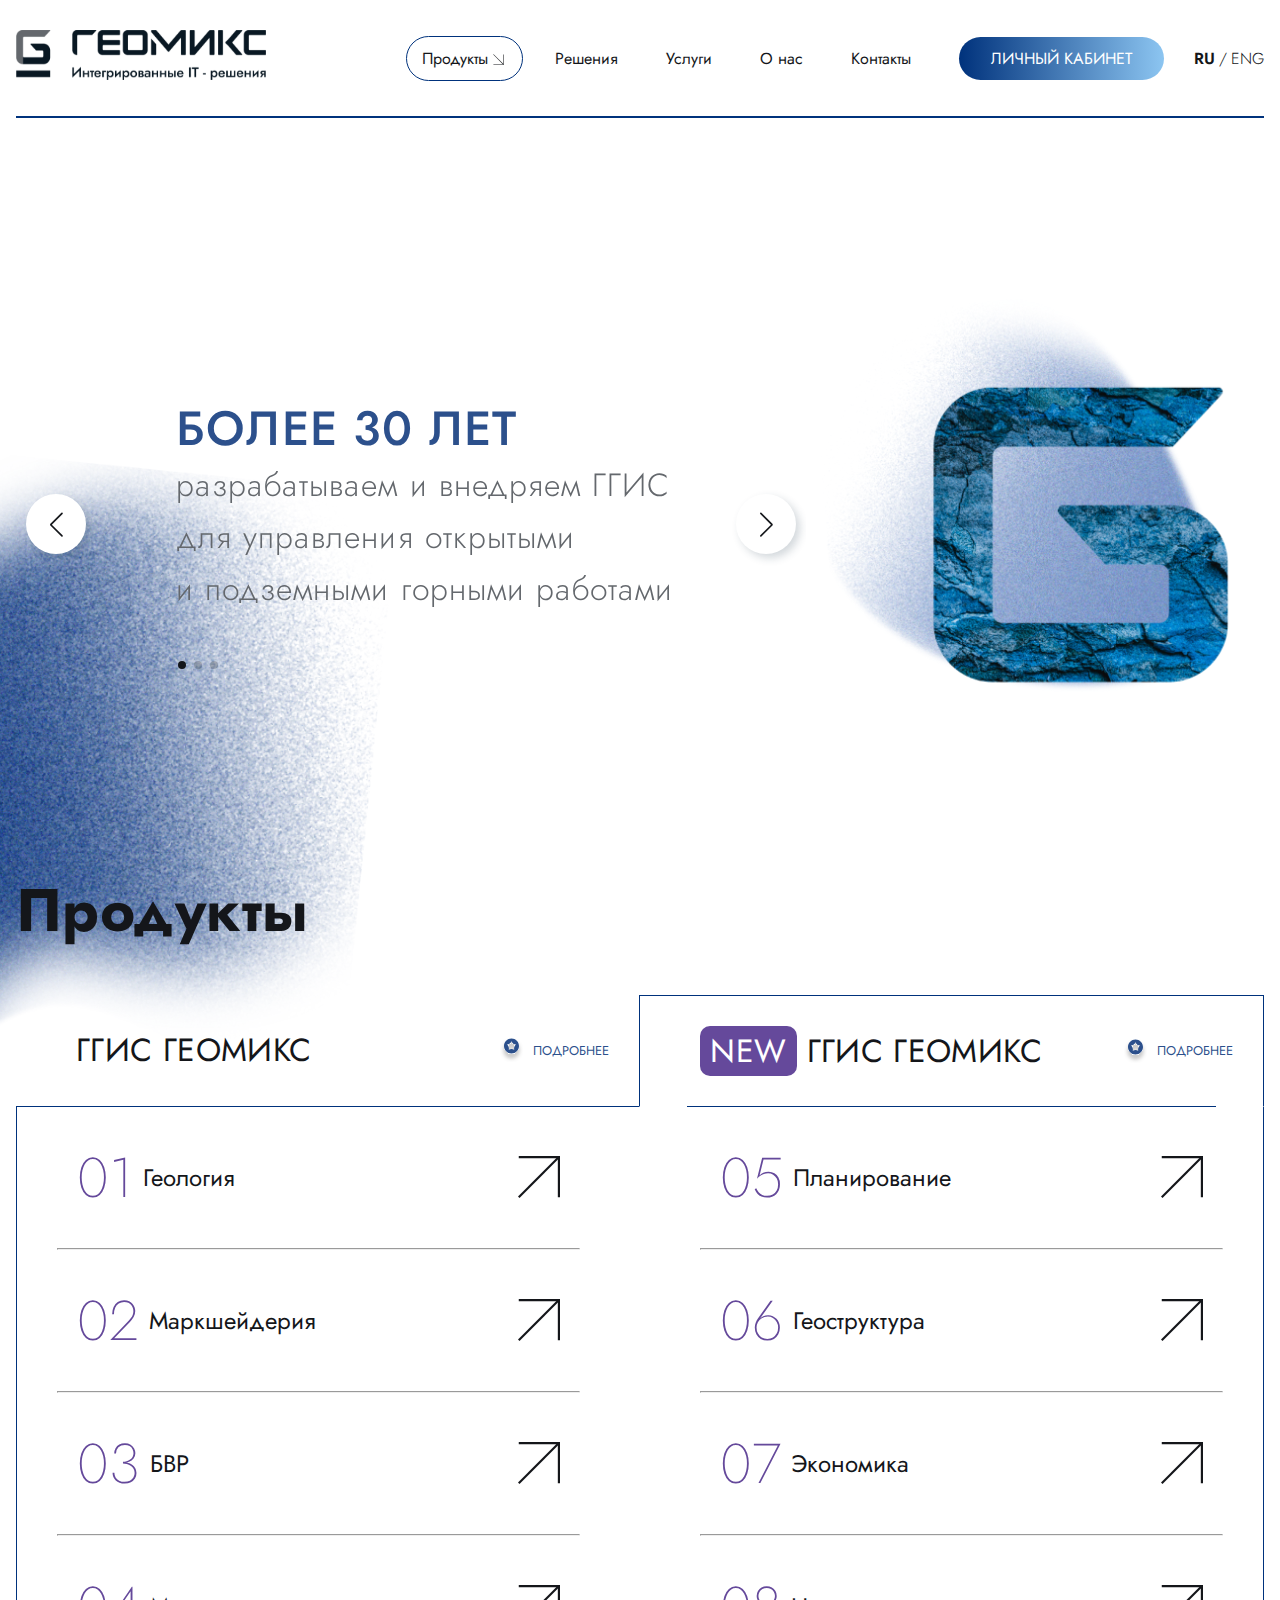
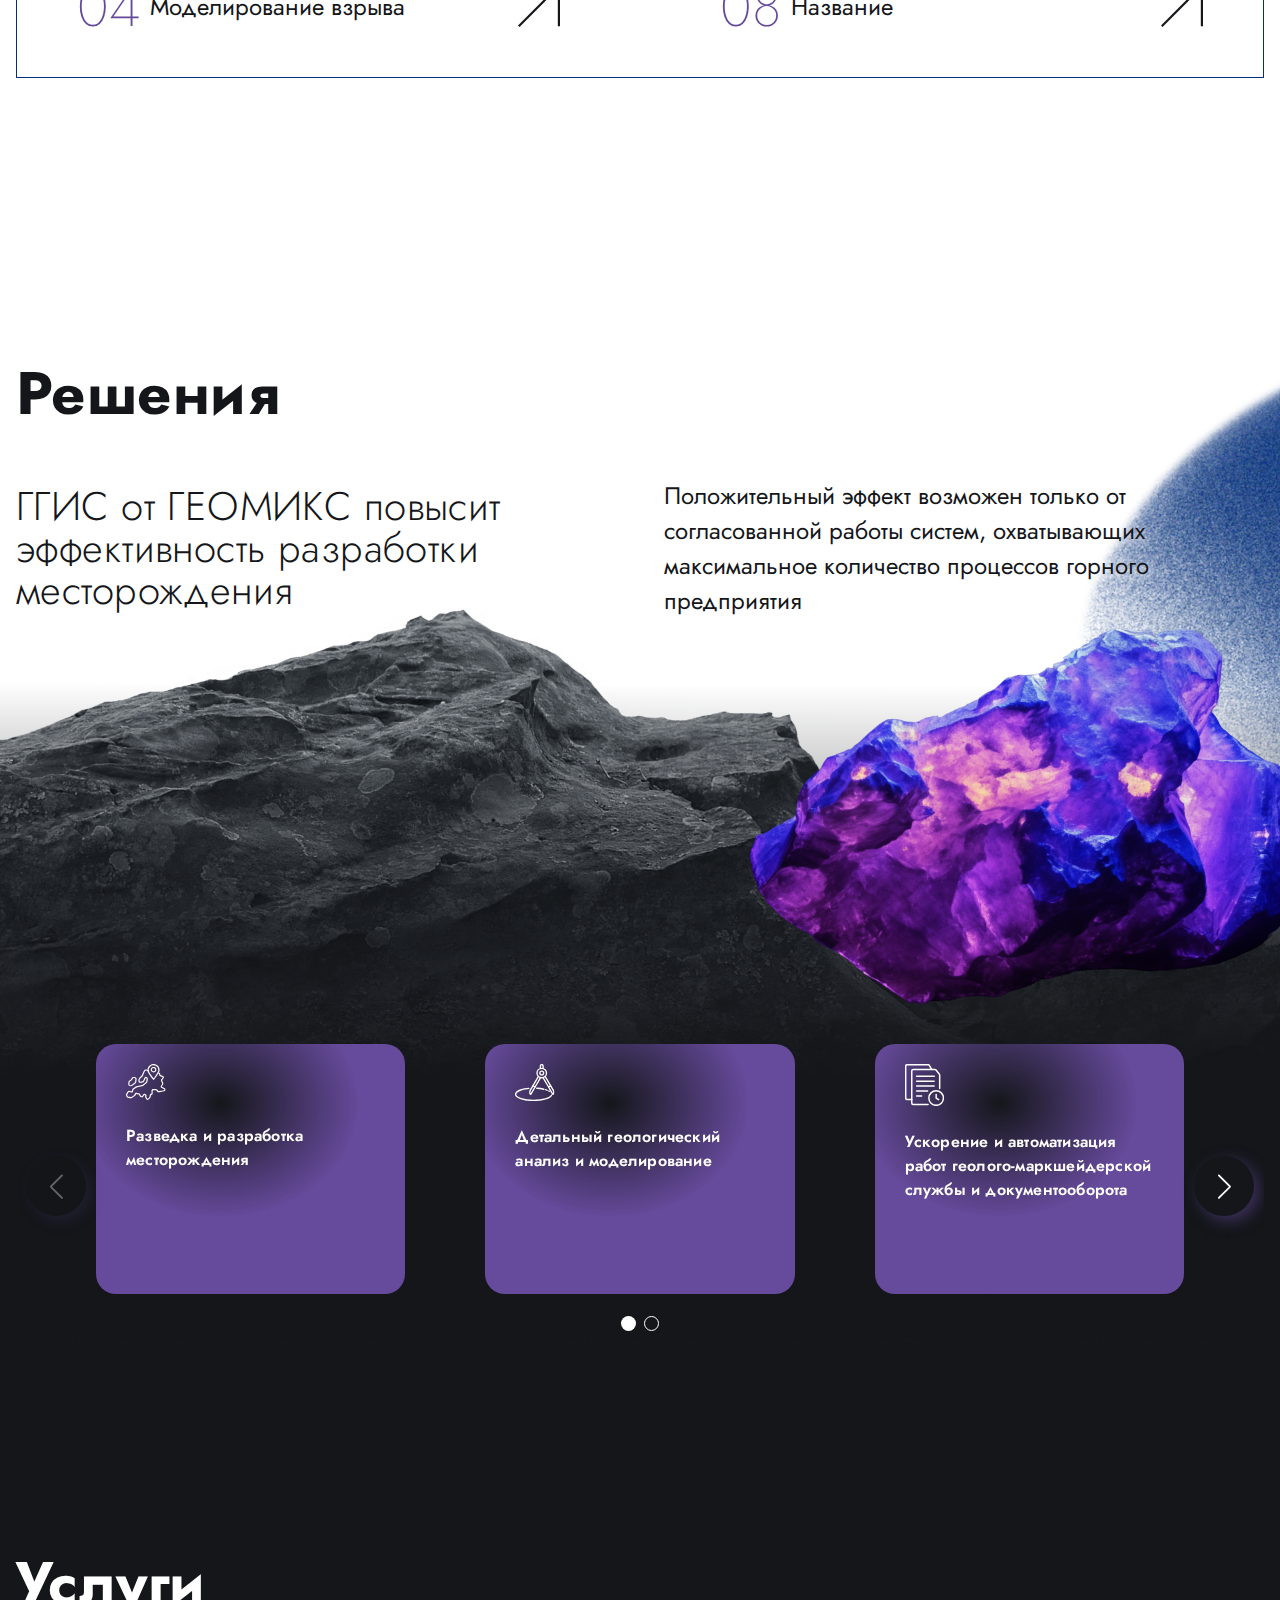
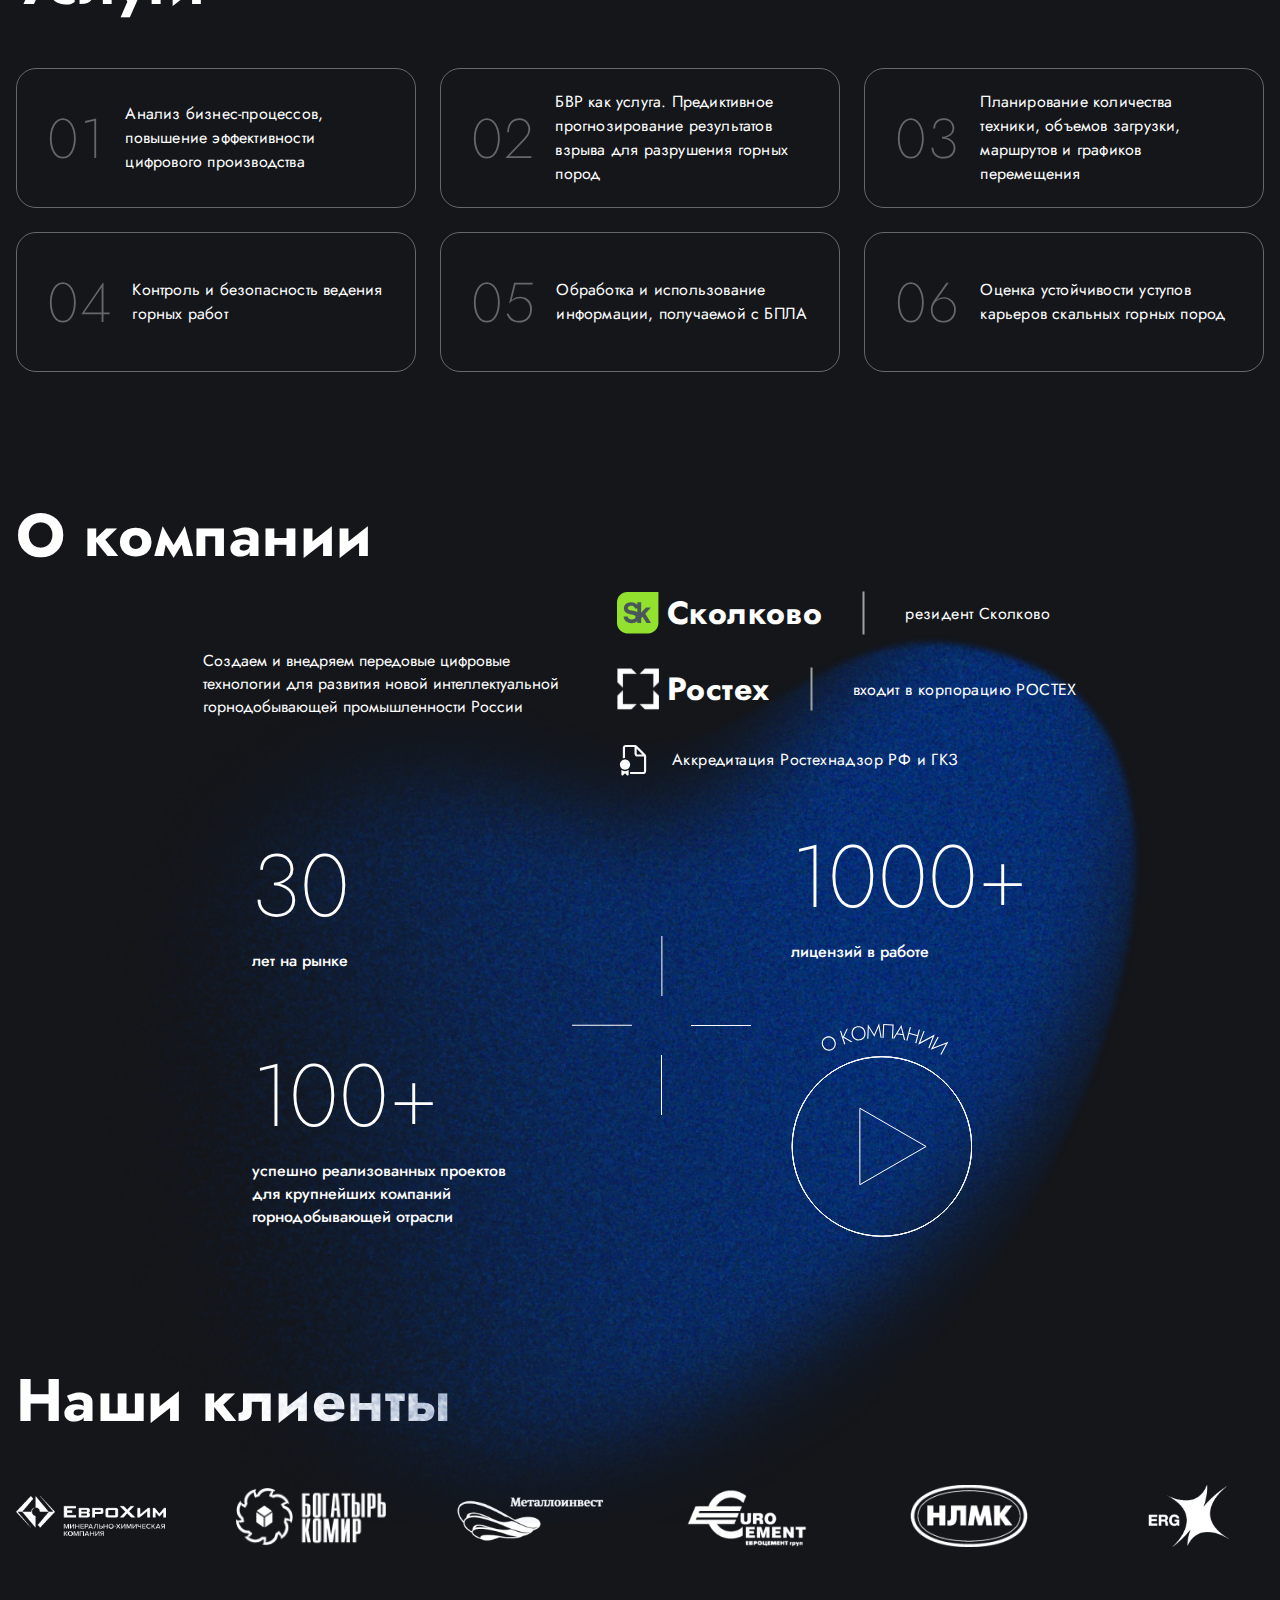
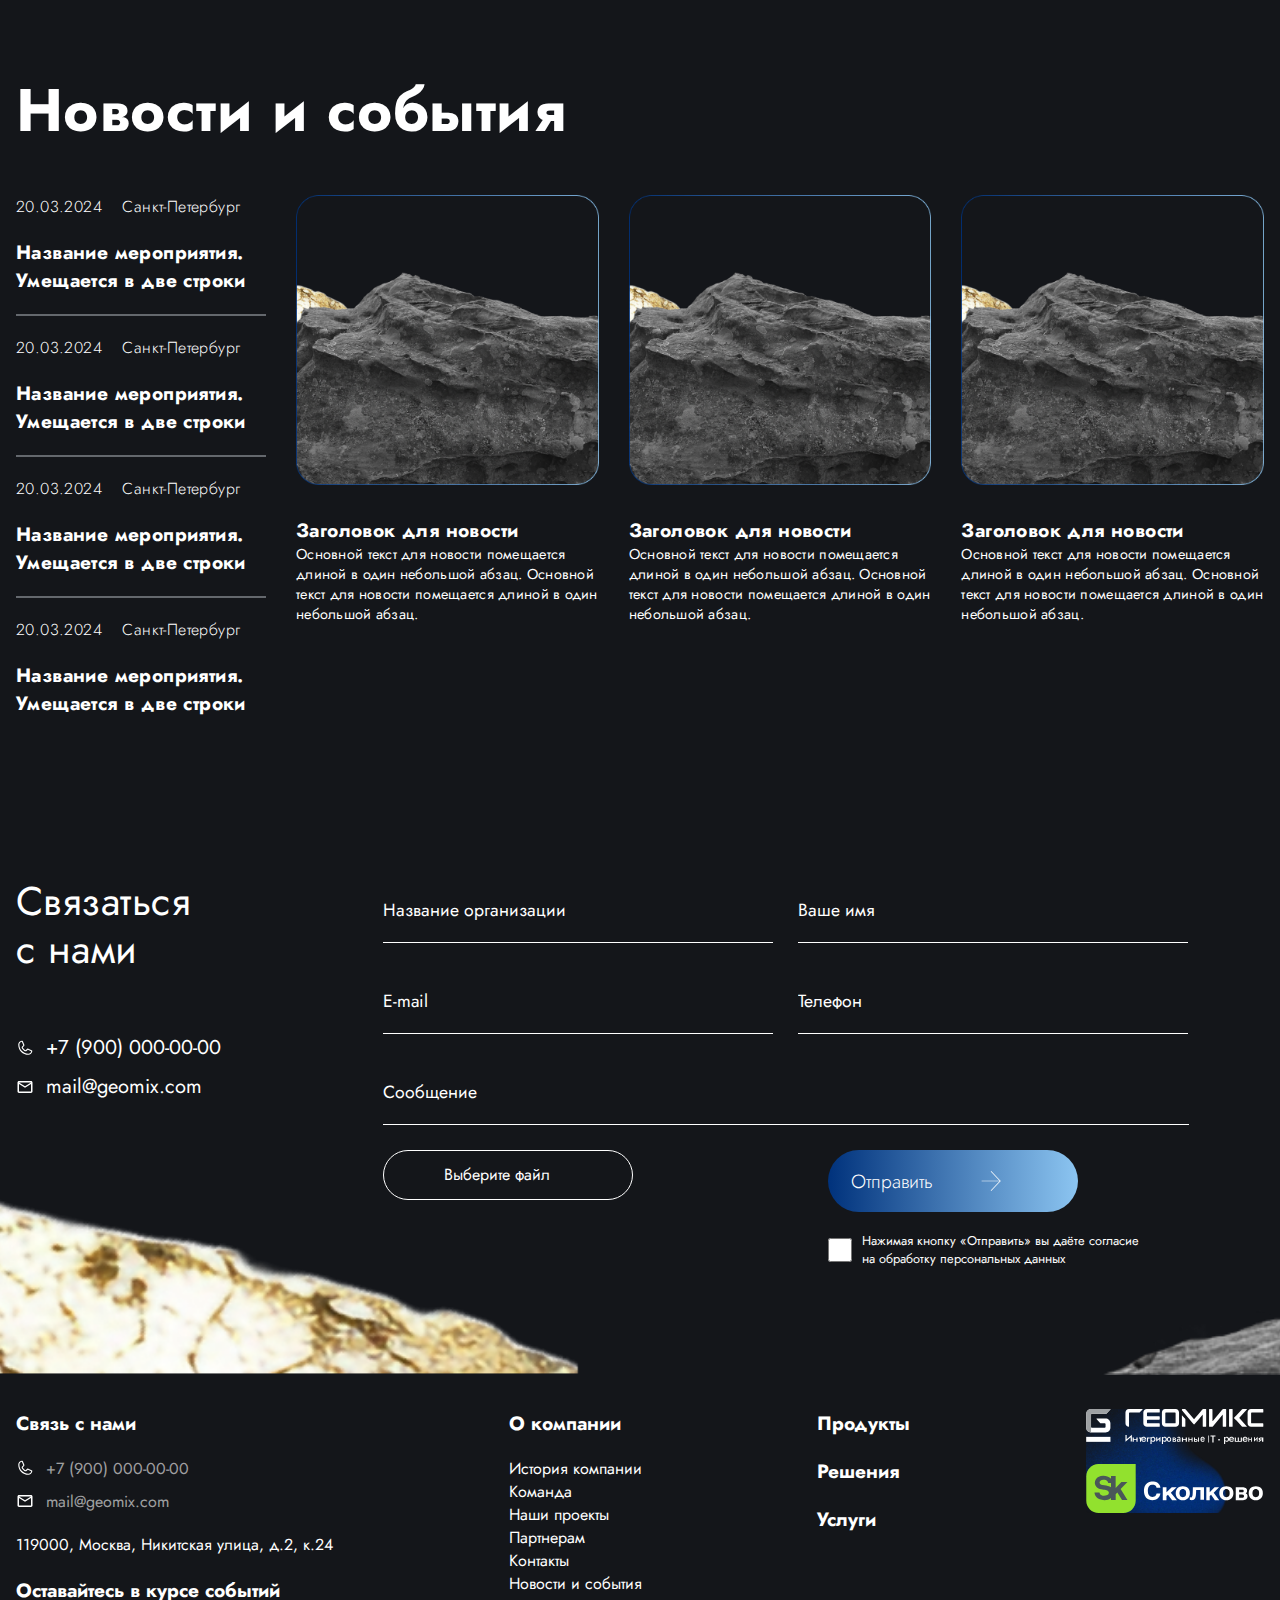
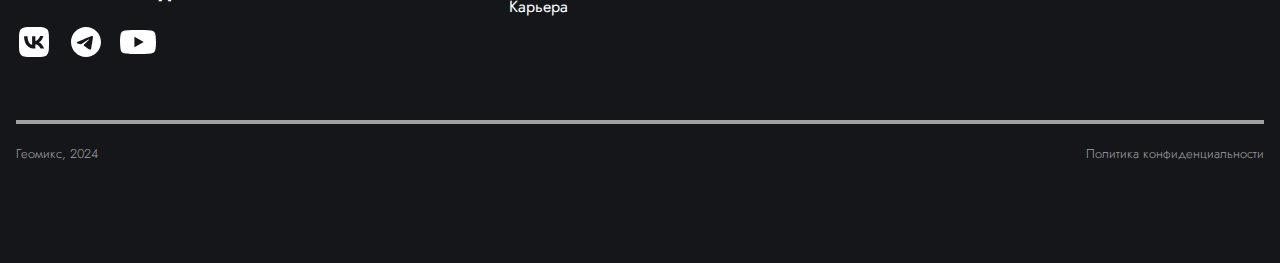
<file: index.html>
<!DOCTYPE html>
<html lang="en">
<head>
    <meta charset="UTF-8">
    <meta name="viewport" content="width=device-width, initial-scale=1.0">

    <!-- favicon -->
    <link rel="shortcut icon" href="./assets/img/logo/favicon.svg" type="image/x-icon">

    <!-- swiper -->
    <link rel="stylesheet" href="https://cdn.jsdelivr.net/npm/swiper@11/swiper-bundle.min.css"/>
    <script src="https://cdn.jsdelivr.net/npm/swiper@11/swiper-bundle.min.js"></script>

    <!-- css -->
    <link rel="stylesheet" href="./assets/css/style.css">

    <!-- js -->
    <script src="./assets/js/script.js" defer></script>
    <title>Геомикс</title>
</head>
<body>
    
    <header>

        <div class="header__wrapper container">

            <div class="header__logo">

                <a href="#"><img src="./assets/img/logo/logo.svg" alt="logo"></a>

            </div>

            <div class="header__content">
                
                <nav class="header__nav">

                    <a href="#" class="header__nav__el active">Продукты</a>

                    <a href="#">Решения</a>

                    <a href="servise.html">Услуги</a>

                    <a href="about.html">О нас</a>

                    <a href="#">Контакты</a>

                </nav>

                <div class="header__account">

                    <a href="#">
                        <button>
                            <span>Личный кабинет</span>
                            <img src="./assets/img/icons/user.svg" alt="user">
                        </button>
                    </a>

                </div>

                <div class="header__language">

                    <p class="header__language__el active">
                        RU
                    </p>

                    <p>
                        /
                    </p>

                    <p class="header__language__el">
                        ENG
                    </p>

                </div>

                <div class="header__burger">

                    <img src="./assets/img/icons/burger.svg" alt="burger">

                </div>

            </div>

        </div>

        <hr class="header__line container">

        <div class="overlay"></div>
        <div class="header__menu">

            <div class="header__menu__wrapper">

                <div class="header__menu__row">

                    <div class="header__menu__header">

                        <h2>
                            ГГИС ГЕОМИКС
                        </h2>

                    </div>

                    <div class="header__menu__button">

                        <span>
                            Геология
                        </span>

                        <span>
                            Маркшейдерия
                        </span>

                        <span>
                            БВР
                        </span>

                        <span>
                            Моделирование взрыва
                        </span>
                        
                        <span>
                            Планирование
                        </span>
                        
                        <span>
                            Геоструктура
                        </span>
                        
                        <span>
                            Экономика
                        </span>
                        
                        <span>
                            Название
                        </span>

                    </div>

                </div>

                <div class="header__menu__row">

                    <div class="header__menu__header">

                        <button>
                            NEW
                        </button>

                        <h2>
                            ГГИС ГЕОМИКС
                        </h2>

                    </div>

                    <div class="header__menu__button">

                        <span>
                            Геология
                        </span>

                        <span>
                            Маркшейдерия
                        </span>

                        <span>
                            БВР
                        </span>

                        <span>
                            Моделирование взрыва
                        </span>
                        
                        <span>
                            Планирование
                        </span>
                        
                        <span>
                            Геоструктура
                        </span>
                        
                        <span>
                            Экономика
                        </span>
                        
                        <span>
                            Название
                        </span>

                    </div>

                </div>

            </div>

        </div>

    </header>

    <main>

        <section id="banner">

            <div class="banner__wrapper container">

                <div class="banner-layout">

                    <div class="banner__wrapper__column">

                        <div class="banner__wrapper__row swiper">
    
                            <div class="swiper-wrapper">
    
                              <div class="swiper-slide">

                                <span>
                                    Более 30 лет
                                </span>

                                <p>
                                    разрабатываем и внедряем ГГИС для управления открытыми и подземными горными работами
                                </p>

                              </div>
                              <div class="swiper-slide">Slide 2</div>
                              <div class="swiper-slide">Slide 3</div>
                            
                            </div>

                            <div class="banner__wrapper__footer">
                                <div class="swiper-button-prev"></div>
                                <div class="swiper-button-next"></div>
                                
                                <div class="swiper-pagination"></div>
                            </div>
    
                        </div>    
    
                    </div>
    
                    <div class="banner__wrapper__column">

                        <img src="./assets/img/banner-el2.png" alt="banner-img">

                    </div>

                </div>

                <!-- <img class="banner__gradient" src="./assets/img/gradient.png" alt="gradient"> -->

            </div>

        </section>

        <div class="gradient__product">

            <img src="./assets/img/gradient-product.png" alt="gradient">

        </div>

        <section id="products">

            <div class="product__layout container">

                <div class="title">

                    <h2>Продукты</h2>

                </div>

                <div class="product__header">

                    <div class="product__column__header">

                        <div class="product__header__el">

                            <h1>
                                ГГИС ГЕОМИКС
                            </h1>

                        </div>

                        <div class="product__header__el">

                            <img src="./assets/img/icons/star.svg" alt="star">

                            <a href="#">
                                Подробнее
                            </a>

                        </div>

                    </div>

                    <div class="product__column__header active">

                        <div class="product__header__el">

                            <span>
                                new
                            </span>

                            <h1>
                                ГГИС ГЕОМИКС
                            </h1>

                        </div>

                        <div class="product__header__el">

                            <img src="./assets/img/icons/star.svg" alt="star">

                            <a href="#">
                                Подробнее
                            </a>

                        </div>

                    </div>

                </div>

                <div class="product__wrapper">

                    <div class="product__tab">

                        <div class="product__column">
    
                            <!-- <hr> -->
    
                            <div class="product__row">
    
                                <div class="product__row__el">
    
                                    <span>01</span>
    
                                    <h1>Геология</h1>
    
                                </div>
    
                                <img src="./assets/img/icons/arrowTab.svg" alt="arrow">
    
                            </div>
    
                            <hr>
    
                            <div class="product__row">
    
                                <div class="product__row__el">
    
                                    <span>02</span>
    
                                    <h1>Маркшейдерия</h1>
    
                                </div>
    
                                <img src="./assets/img/icons/arrowTab.svg" alt="arrow">
    
                            </div>
    
                            <hr>
    
                            <div class="product__row">
    
                                <div class="product__row__el">
    
                                    <span>03</span>
    
                                    <h1>БВР</h1>
    
                                </div>
    
                                <img src="./assets/img/icons/arrowTab.svg" alt="arrow">
    
                            </div>
    
                            <hr>
    
                            <div class="product__row">
    
                                <div class="product__row__el">
    
                                    <span>04</span>
    
                                    <h1>Моделирование взрыва</h1>
    
                                </div>
    
                                <img src="./assets/img/icons/arrowTab.svg" alt="arrow">
    
                            </div>

                            <hr class="active">
    
                        </div>
    
                        <div class="product__column">
    
                            <!-- <hr> -->
    
                            <div class="product__row">
    
                                <div class="product__row__el">
    
                                    <span>05</span>
    
                                    <h1>Планирование</h1>
    
                                </div>
    
                                <img src="./assets/img/icons/arrowTab.svg" alt="arrow">
    
                            </div>
    
                            <hr>
    
                            <div class="product__row">
    
                                <div class="product__row__el">
    
                                    <span>06</span>
    
                                    <h1>Геоструктура</h1>
    
                                </div>
    
                                <img src="./assets/img/icons/arrowTab.svg" alt="arrow">
    
                            </div>
    
                            <hr>
    
                            <div class="product__row">
    
                                <div class="product__row__el">
    
                                    <span>07</span>
    
                                    <h1>Экономика</h1>
    
                                </div>
    
                                <img src="./assets/img/icons/arrowTab.svg" alt="arrow">
    
                            </div>
    
                            <hr>
    
                            <div class="product__row">
    
                                <div class="product__row__el">
    
                                    <span>08</span>
    
                                    <h1>Название</h1>
    
                                </div>
    
                                <img src="./assets/img/icons/arrowTab.svg" alt="arrow">
    
                            </div>

                            <hr class="active">
    
                        </div>

                    </div>

                    <div class="product__tab active">

                        <div class="product__column">

                            <!-- <div class="product__column__header">
    
                                <h1>
                                    ГГИС ГЕОМИКС
                                </h1>
    
                                <div class="product__header__el">
    
                                    <img src="./assets/img/icons/star.svg" alt="star">
    
                                    <a href="#">
                                        Подробнее
                                    </a>
    
                                </div>
    
                            </div>
    
                            <hr> -->
    
                            <div class="product__row">
    
                                <div class="product__row__el">
    
                                    <span>01</span>
    
                                    <h1>Геология</h1>
    
                                </div>
    
                                <img src="./assets/img/icons/arrowTab.svg" alt="arrow">
    
                            </div>
    
                            <hr>
    
                            <div class="product__row">
    
                                <div class="product__row__el">
    
                                    <span>02</span>
    
                                    <h1>Маркшейдерия</h1>
    
                                </div>
    
                                <img src="./assets/img/icons/arrowTab.svg" alt="arrow">
    
                            </div>
    
                            <hr>
    
                            <div class="product__row">
    
                                <div class="product__row__el">
    
                                    <span>03</span>
    
                                    <h1>БВР</h1>
    
                                </div>
    
                                <img src="./assets/img/icons/arrowTab.svg" alt="arrow">
    
                            </div>
    
                            <hr>
    
                            <div class="product__row">
    
                                <div class="product__row__el">
    
                                    <span>04</span>
    
                                    <h1>Моделирование взрыва</h1>
    
                                </div>
    
                                <img src="./assets/img/icons/arrowTab.svg" alt="arrow">
    
                            </div>

                            <hr class="active">
    
                        </div>
    
                        <div class="product__column">
    
                            <!-- <div class="product__column__header">
    
                                <div class="product__header__el">
    
                                    <span>
                                        new
                                    </span>
    
                                    <h1>
                                        ГГИС ГЕОМИКС
                                    </h1>
    
                                </div>
    
                                <div class="product__header__el">
    
                                    <img src="./assets/img/icons/star.svg" alt="star">
    
                                    <a href="#">
                                        Подробнее
                                    </a>
    
                                </div>
    
                            </div>
    
                            <hr> -->
    
                            <div class="product__row">
    
                                <div class="product__row__el">
    
                                    <span>05</span>
    
                                    <h1>Планирование</h1>
    
                                </div>
    
                                <img src="./assets/img/icons/arrowTab.svg" alt="arrow">
    
                            </div>
    
                            <hr>
    
                            <div class="product__row">
    
                                <div class="product__row__el">
    
                                    <span>06</span>
    
                                    <h1>Геоструктура</h1>
    
                                </div>
    
                                <img src="./assets/img/icons/arrowTab.svg" alt="arrow">
    
                            </div>
    
                            <hr>
    
                            <div class="product__row">
    
                                <div class="product__row__el">
    
                                    <span>07</span>
    
                                    <h1>Экономика</h1>
    
                                </div>
    
                                <img src="./assets/img/icons/arrowTab.svg" alt="arrow">
    
                            </div>
    
                            <hr>
    
                            <div class="product__row">
    
                                <div class="product__row__el">
    
                                    <span>08</span>
    
                                    <h1>Название</h1>
    
                                </div>
    
                                <img src="./assets/img/icons/arrowTab.svg" alt="arrow">
    
                            </div>
    
                        </div>

                    </div>

                </div>

            </div>

        </section>

        <section id="decisions">

            <div class="decisions__layout ">

                <div class="container">

                <div class="title">

                    <h2>
                        Решения
                    </h2>
    
                </div>
    
                <div class="decisions__wrapper">
    
                    <div class="decisions__wrapper__content">
    
                        <p>
                            ГГИС от ГЕОМИКС повысит эффективность разработки месторождения
                        </p>
    
                        <p>
                            Положительный эффект возможен только от согласованной работы систем, охватывающих максимальное количество процессов горного предприятия
                        </p>
    
                    </div>
    
                    <div class="decisions__wrapper__slider">
    
                        <div class="swiper mySwiper">
                            <div class="swiper-wrapper">
                              <div class="swiper-slide">

                                <img src="./assets/img/icons/maps.svg" alt="maps">

                                <span>
                                    Разведка и разработка месторождения
                                </span>

                              </div>
                              <div class="swiper-slide">

                                <img src="./assets/img/icons/circlet.svg" alt="circlet">

                                <span>
                                    Детальный геологический анализ и моделирование
                                </span>

                              </div>
                              <div class="swiper-slide">

                                <img src="./assets/img/icons/docs.svg" alt="docs">

                                <span>
                                    Ускорение и автоматизация работ геолого-маркшейдерской службы и документооборота
                                </span>

                              </div>
                              <div class="swiper-slide">

                                <img src="./assets/img/icons/mountain.svg" alt="mountain">

                                <span>
                                    Оптимизация взрывных
                                    работ на карьерах
                                </span>

                              </div>
                              <div class="swiper-slide">

                                <img src="./assets/img/icons/career.svg" alt="career">

                                <span>
                                    Увеличение объема производства,
                                    снижение эксплуатационных
                                    и капитальных затрат
                                </span>

                              </div>
                              <div class="swiper-slide">

                                <img src="./assets/img/icons/docs.svg" alt="docs">

                                <span>
                                    Ускорение и автоматизация работ геолого-маркшейдерской службы и документооборота
                                </span>

                              </div>
                            </div>
                            <div class="swiper-pagination"></div>

                            <div class="swiper-button-prev"></div>
                            <div class="swiper-button-next"></div>
                        </div>
    
                    </div>
    
                </div>

                </div>

                <img class="decisions__layout__img" src="./assets/img/Frame.png" alt="decisionsEl">

            </div>

        </section>

        <section id="services">

            <div class="services__layout">

                <div class="container">

                    <div class="title__white">

                        <h2>
                            Услуги
                        </h2>

                    </div>

                    <div class="services__wrapper">

                        <div class="services__item">

                            <span class="number">
                                01
                            </span>

                            <span class="txt">
                                Анализ бизнес-процессов, повышение эффективности цифрового производства
                            </span>

                        </div>


                        <div class="services__item">

                            <span class="number">
                                02
                            </span>

                            <span class="txt">
                                БВР как услуга. Предиктивное прогнозирование результатов взрыва для разрушения горных пород
                            </span>

                        </div>


                        <div class="services__item">

                            <span class="number">
                                03
                            </span>

                            <span class="txt">
                                Планирование количества техники, объемов загрузки, маршрутов и графиков перемещения
                            </span>

                        </div>


                        <div class="services__item">

                            <span class="number">
                                04
                            </span>

                            <span class="txt">
                                Контроль и безопасность ведения горных работ
                            </span>

                        </div>


                        <div class="services__item">

                            <span class="number">
                                05
                            </span>

                            <span class="txt">
                                Обработка и использование информации, получаемой с БПЛА
                            </span>

                        </div>


                        <div class="services__item">

                            <span class="number">
                                06
                            </span>

                            <span class="txt">
                                Оценка устойчивости уступов карьеров скальных горных пород
                            </span>

                        </div>

                    </div>

                </div>   

            </div>

        </section>

        <section id="about">

            <div class="about__layout">

                <div class="container">

                    <div class="title__white">

                        <h2>
                            О компании
                        </h2>

                    </div>    

                    <div class="about__wrapper">

                        <div class="about__column">

                            <p>
                                Создаем и внедряем передовые цифровые технологии для развития новой интеллектуальной горнодобывающей промышленности России
                            </p>

                            <div class="about__row">

                                <div class="about__row__item">

                                    <div class="about__logo">

                                        <img src="./assets/img/icons/skolkovo.svg" alt="skolkovo">

                                        <h3>
                                            Сколково
                                        </h3>

                                    </div>

                                    <hr>

                                    <span>
                                        резидент Сколково
                                    </span>

                                </div>

                                <div class="about__row__item">

                                    <div class="about__logo">

                                        <img src="./assets/img/icons/rostec.svg" alt="skolkovo">

                                        <h3>
                                            Ростех
                                        </h3>

                                    </div>

                                    <hr>

                                    <span>
                                        входит в корпорацию РОСТЕХ
                                    </span>

                                </div>

                                <div class="about__row__item">

                                    <img src="./assets/img/icons/about-docs.svg" alt="docs">

                                    <span>
                                        Аккредитация Ростехнадзор РФ и ГКЗ
                                    </span>

                                </div>

                            </div>

                        </div>

                        <div class="about__column left">

                            <div class="about__column__number">

                                <div class="about__number__item">

                                    <span>
                                        30
                                    </span>

                                    <span>
                                        лет на рынке
                                    </span>

                                </div>

                                <div class="about__number__item">

                                    <span>
                                        100+
                                    </span>

                                    <span>
                                        успешно реализованных проектов для крупнейших компаний горнодобывающей отрасли
                                    </span>

                                </div>

                            </div>

                            <img class="about__cross" src="./assets/img/icons/cross.svg" alt="cross">

                            <div class="about__column__number">

                                <div class="about__number__item">

                                    <span>
                                        1000+
                                    </span>

                                    <span>
                                        лицензий в работе
                                    </span>

                                </div>

                                <div class="about__number__item">

                                    <svg width="181" height="214" viewBox="0 0 181 214" fill="none" xmlns="http://www.w3.org/2000/svg">
                                        <g clip-path="url(#clip0_3106_317)">
                                        <circle cx="90.9305" cy="123.482" r="89.77" stroke="white"/>
                                        <circle cx="90.9305" cy="123.482" r="89.77" stroke="white"/>
                                        <circle cx="90.9305" cy="123.482" r="89.77" stroke="white"/>
                                        <path d="M68.8633 85.2599L135.066 123.482L68.8633 161.704L68.8633 85.2599Z"
                                        class="cls-1" stroke="white"/>
                                        <path d="M32.5773 23.0601C33.0942 24.0986 33.7785 24.9197 34.6301 25.5235C35.4936 26.1213 36.4322 26.4658 37.4457 26.5571C38.4652 26.6305 39.4763 26.4176 40.4789 25.9185C41.4816 25.4194 42.255 24.744 42.7991 23.8923C43.3492 23.0227 43.6401 22.0662 43.6718 21.0227C43.7035 19.9793 43.4609 18.9383 42.9439 17.8999C42.4211 16.8495 41.7368 16.0284 40.8911 15.4365C40.0395 14.8328 39.104 14.4942 38.0844 14.4208C37.0709 14.3296 36.0628 14.5335 35.0602 15.0326C34.0575 15.5317 33.2811 16.216 32.731 17.0856C32.1869 17.9374 31.893 18.8879 31.8494 19.9373C31.8118 20.9688 32.0544 22.0098 32.5773 23.0601ZM31.5388 23.5771C31.0813 22.658 30.8146 21.7333 30.7388 20.8029C30.657 19.8606 30.754 18.9634 31.0298 18.1112C31.2996 17.2471 31.7304 16.4667 32.3219 15.7701C32.9254 15.0676 33.6748 14.4935 34.57 14.0479C35.4652 13.6022 36.369 13.3534 37.2814 13.3014C38.2058 13.2434 39.094 13.3672 39.9462 13.6728C40.7924 13.9665 41.5667 14.43 42.2692 15.0633C42.9658 15.6847 43.5428 16.4549 44.0003 17.374C44.4578 18.2931 44.7275 19.2238 44.8093 20.1661C44.8851 21.0964 44.7881 21.9937 44.5182 22.8578C44.2424 23.71 43.8028 24.4874 43.1993 25.1899C42.6077 25.8865 41.8643 26.4576 40.9691 26.9032C40.0739 27.3489 39.1641 27.6007 38.2398 27.6586C37.3273 27.7107 36.448 27.5899 35.6018 27.2962C34.7497 26.9906 33.9753 26.5271 33.2788 25.9057C32.5763 25.2724 31.9963 24.4962 31.5388 23.5771Z" fill="white"/>
                                        <path d="M48.9717 8.10563L50.0198 7.77174L54.2693 21.1112L53.2212 21.4451L48.9717 8.10563ZM55.5461 6.01123L56.8801 5.58628L53.0019 13.7066L61.4154 18.8347L60.0815 19.2596L51.7121 14.1384L55.5461 6.01123Z" fill="white"/>
                                        <path d="M61.8511 11.4626C62.0798 12.5998 62.5267 13.5707 63.1917 14.3754C63.8698 15.1774 64.6863 15.7545 65.6411 16.1064C66.6064 16.4427 67.638 16.5004 68.736 16.2796C69.834 16.0588 70.7566 15.608 71.5037 14.9274C72.2613 14.231 72.7912 13.3832 73.0934 12.384C73.3957 11.3848 73.4324 10.3165 73.2037 9.17931C72.9724 8.02901 72.5255 7.05806 71.8631 6.26647C71.198 5.4618 70.3829 4.89133 69.4176 4.55505C68.4628 4.20307 67.4364 4.13749 66.3384 4.35832C65.2404 4.57916 64.3126 5.03776 63.555 5.73414C62.8079 6.41481 62.2767 7.25607 61.9613 8.25791C61.6565 9.24405 61.6197 10.3123 61.8511 11.4626ZM60.7138 11.6913C60.5114 10.6848 60.4947 9.72252 60.6636 8.80451C60.83 7.87343 61.1573 7.03239 61.6454 6.2814C62.131 5.51733 62.75 4.87601 63.5025 4.35746C64.2681 3.83627 65.1411 3.47709 66.1215 3.27992C67.1019 3.08275 68.0393 3.07781 68.9338 3.26512C69.8414 3.4498 70.6667 3.80061 71.4099 4.31756C72.1505 4.82144 72.7774 5.47056 73.2908 6.26493C73.8015 7.04623 74.1581 7.94014 74.3606 8.94665C74.563 9.95316 74.581 10.922 74.4147 11.853C74.2457 12.771 73.9184 13.6121 73.4329 14.3761C72.9447 15.1271 72.3178 15.7632 71.5522 16.2844C70.7997 16.803 69.9333 17.1608 68.9529 17.358C67.9725 17.5552 67.0286 17.5614 66.121 17.3768C65.2265 17.1894 64.409 16.8439 63.6684 16.34C62.9252 15.823 62.2983 15.1739 61.7875 14.3926C61.2742 13.5982 60.9163 12.6978 60.7138 11.6913Z" fill="white"/>
                                        <path d="M77.7825 4.5633L77.3752 15.7007L76.278 15.779L76.8577 1.16056L83.2103 11.4941L88.0292 0.362366L90.6813 14.7499L89.5841 14.8283L87.5975 3.86203L83.3642 13.6486L77.7825 4.5633Z" fill="white"/>
                                        <path d="M101.506 2.42841L93.2151 2.04068L92.6097 14.9865L91.5109 14.9351L92.1649 0.950429L102.653 1.44093L101.999 15.4256L100.901 15.3743L101.506 2.42841Z" fill="white"/>
                                        <path d="M105.341 11.1739L105.855 10.2007L112.239 11.1834L112.437 12.2661L105.341 11.1739ZM109.97 4.50035L106.274 10.6296L106.119 10.8485L103.262 15.6093L102.036 15.4206L110.356 1.98991L114.252 17.3008L113.027 17.1122L111.741 11.7946L111.681 11.5225L109.97 4.50035Z" fill="white"/>
                                        <path d="M117.654 10.872L117.924 9.86745L127.042 12.3107L126.773 13.3153L117.654 10.872ZM127.844 6.45885L128.926 6.74872L125.302 20.2717L124.22 19.9818L127.844 6.45885ZM118.88 4.05701L119.943 4.34171L116.319 17.8647L115.257 17.58L118.88 4.05701Z" fill="white"/>
                                        <path d="M143.075 13.1593L127.193 21.6366L127.87 20.0764L143.753 11.5991L143.075 13.1593ZM133.594 8.35809L128.765 20.643L127.193 21.6366L132.57 7.95567L133.594 8.35809ZM143.753 11.5991L138.375 25.2801L137.351 24.8777L142.188 12.5741L143.753 11.5991Z" fill="white"/>
                                        <path d="M156.513 20.2569L139.726 26.7603L140.586 25.293L157.374 18.7896L156.513 20.2569ZM147.679 14.3491L141.406 25.9632L139.726 26.7603L146.712 13.8263L147.679 14.3491ZM157.374 18.7896L150.388 31.7236L149.42 31.2008L155.703 19.569L157.374 18.7896Z" fill="white"/>
                                        </g>
                                        <defs>
                                        <clipPath id="clip0_3106_317">
                                        <rect width="181" height="214" fill="white"/>
                                        </clipPath>
                                        </defs>
                                    </svg>
                                        

                                </div>

                            </div>

                        </div>

                    </div>  

                </div>   

                <div class="gradient-about">

                    <img src="./assets/img/gradient-about.png" alt="gradient-about">

                </div>

            </div>   

        </section>

        <section id="clients">

            <div class="clients__layout">

                <div class="container">

                    <div class="title__white">

                        <h2>
                            Наши клиенты
                        </h2>

                    </div>   
                    
                    <div class="clients__wrapper">

                        <img src="./assets/img/clients1.png" alt="client">

                        <img src="./assets/img/clients2.png" alt="client">

                        <img src="./assets/img/clients3.png" alt="client">

                        <img src="./assets/img/clients4.png" alt="client">

                        <img src="./assets/img/clients5.png" alt="client">

                        <img src="./assets/img/clients6.png" alt="client">

                    </div>

                </div>

            </div>

        </section>

        <section id="news">

            <div class="news__layout">

                <div class="container">

                    <div class="title__white">

                        <h2>
                            Новости и события
                        </h2>

                    </div>  

                    <div class="news__wrapper">

                        <div class="news__column left">

                            <div class="news">

                                <div class="news__header">

                                    <span>
                                        20.03.2024
                                    </span>

                                    <span>
                                        Санкт-Петербург
                                    </span>

                                </div>

                                <div class="news__title">

                                    <h2>
                                        Название мероприятия. Умещается в две строки
                                    </h2>

                                </div>

                            </div>

                            <hr>

                            <div class="news">

                                <div class="news__header">

                                    <span>
                                        20.03.2024
                                    </span>

                                    <span>
                                        Санкт-Петербург
                                    </span>

                                </div>

                                <div class="news__title">

                                    <h2>
                                        Название мероприятия. Умещается в две строки
                                    </h2>

                                </div>

                            </div>

                            <hr>

                            <div class="news">

                                <div class="news__header">

                                    <span>
                                        20.03.2024
                                    </span>

                                    <span>
                                        Санкт-Петербург
                                    </span>

                                </div>

                                <div class="news__title">

                                    <h2>
                                        Название мероприятия. Умещается в две строки
                                    </h2>

                                </div>

                            </div>

                            <hr>

                            <div class="news">

                                <div class="news__header">

                                    <span>
                                        20.03.2024
                                    </span>

                                    <span>
                                        Санкт-Петербург
                                    </span>

                                </div>

                                <div class="news__title">

                                    <h2>
                                        Название мероприятия. Умещается в две строки
                                    </h2>

                                </div>

                            </div>

                        </div>

                        <div class="news__column right">

                            <div class="news__photo">

                                <img src="./assets/img/news.png" alt="news">

                                <h2>
                                    Заголовок для новости
                                </h2>

                                <p>
                                    Основной текст для новости помещается длиной в один небольшой абзац. Основной текст для новости помещается длиной в один небольшой абзац.
                                </p>

                            </div>

                            <div class="news__photo">

                                <img src="./assets/img/news.png" alt="news">

                                <h2>
                                    Заголовок для новости
                                </h2>

                                <p>
                                    Основной текст для новости помещается длиной в один небольшой абзац. Основной текст для новости помещается длиной в один небольшой абзац.
                                </p>

                            </div>

                            <div class="news__photo">

                                <img src="./assets/img/news.png" alt="news">

                                <h2>
                                    Заголовок для новости
                                </h2>

                                <p>
                                    Основной текст для новости помещается длиной в один небольшой абзац. Основной текст для новости помещается длиной в один небольшой абзац.
                                </p>

                            </div>

                        </div>

                    </div>

                </div>

            </div>

        </section>

        <section id="form">

            <div class="form__layout">

                <div class="container">

                    <div class="form__wrapper">

                        <div class="form__column left">

                            <span>
                                Связаться<br>с нами
                            </span>

                            <div class="form__conection">

                                <a href="tel:+79000000000">
                                    <img src="./assets/img/icons/phone.svg" alt="phone">

                                    +7 (900) 000-00-00
                                </a>

                                <a href="mailto:mail@geomix.com">
                                    <img src="./assets/img/icons/email.svg" alt="email">

                                    mail@geomix.com
                                </a>

                            </div>

                        </div>

                        <div class="form__column right">

                            <form method="post">
    
                                <input type="text" id="institutions" name="name"
                                placeholder="Название организации">
    
                                <input type="text" name="name" id="name" placeholder="Ваше имя">
    
                                <input type="email" id="email" name="email"
                                placeholder="E-mail">

                                <input type="text" name="phone" id="phone" placeholder="Телефон">

                                <input type="email" id="message" name="message"
                                placeholder="Сообщение">

                                <div class="file-upload-wrapper">
                                    <label for="file-upload" class="custom-file-label">Выберите файл</label>
                                    <input id="file-upload" type="file" class="file-input" />
                                </div>

                                <div class="form__btn">

                                    <div class="btn">

                                        <button type="submit">
                                            Отправить
                                        </button>

                                        <img src="./assets/img/icons/arrowBtn.svg" alt="arrow">

                                    </div>

                                    <div class="checkbox">

                                        <input class="checkbox__input" type="checkbox">
                                        <span>
                                            Нажимая кнопку «Отправить» вы даёте согласие<br>на обработку персональных данных
                                        </span>

                                    </div>

                                </div>
    
                            </form>
    
                        </div>

                    </div>

                </div>

                <img class="form__el" src="./assets/img/formEl.png" alt="formEl">

            </div>

        </section>

    </main>

    <footer>

        <div class="footer__layout">

            <div class="container">

                <div class="footer__wrapper">

                    <div class="footer__column">

                        <h3>
                            Связь с нами
                        </h3>

                        <div class="form__conection footer">

                            <a href="tel:+79000000000">
                                <img src="./assets/img/icons/phone.svg" alt="phone">

                                +7 (900) 000-00-00
                            </a>

                            <a href="mailto:mail@geomix.com">
                                <img src="./assets/img/icons/email.svg" alt="email">

                                mail@geomix.com
                            </a>

                        </div>

                        <span>
                            119000, Москва, Никитская улица, д.2, к.24
                        </span>

                        <h3>
                            Оставайтесь в курсе событий
                        </h3>

                        <div class="footer__social">

                            <img src="./assets/img/icons/vk.svg" alt="vk">

                            <img src="./assets/img/icons/telegram.svg" alt="telegram">

                            <img src="./assets/img/icons/youtube.svg" alt="youtube">

                        </div>

                    </div>

                    <div class="footer__column">

                        <h3>
                            О компании
                        </h3>

                        <ul>
                            <li>История компании</li>
                            <li>Команда</li>
                            <li>Наши проекты</li>
                            <li>Партнерам</li>
                            <li>Контакты</li>
                            <li>Новости и события</li>
                            <li>Карьера</li>
                        </ul>

                    </div>

                    <div class="footer__column">

                        <h3>
                            Продукты
                        </h3>

                        <h3>
                            Решения
                        </h3>

                        <h3>
                            Услуги
                        </h3>

                    </div>

                    <div class="footer__column">

                        <img src="./assets/img/logo/logo__footer.svg" alt="logo__footer">

                        <img src="./assets/img/skolkovoFooter.svg" alt="skolkovoFooter">

                    </div>

                </div>

                <hr>

                <div class="footer__bottom">

                    <span>Геомикс, 2024</span>

                    <span>Политика конфиденциальности</span>

                </div>

            </div>

        </div>

    </footer>

</body>
</html>
</file>
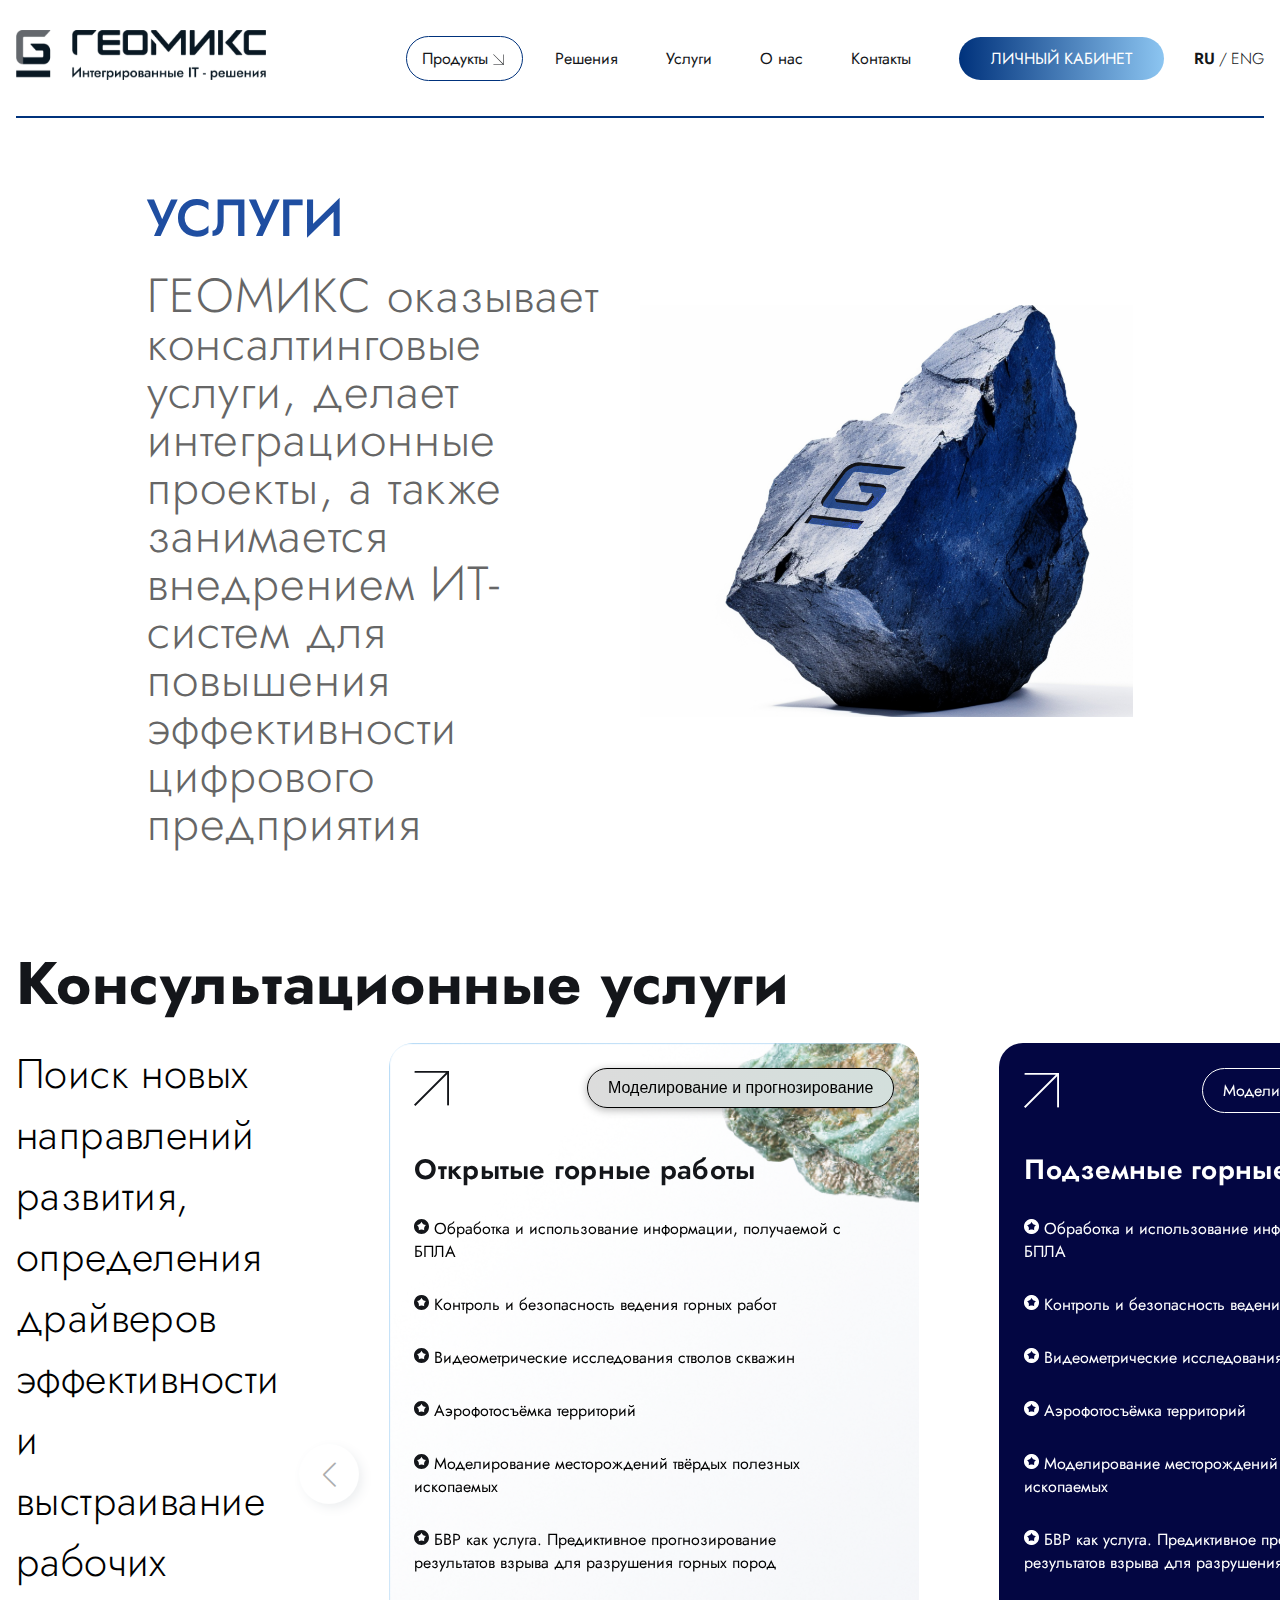
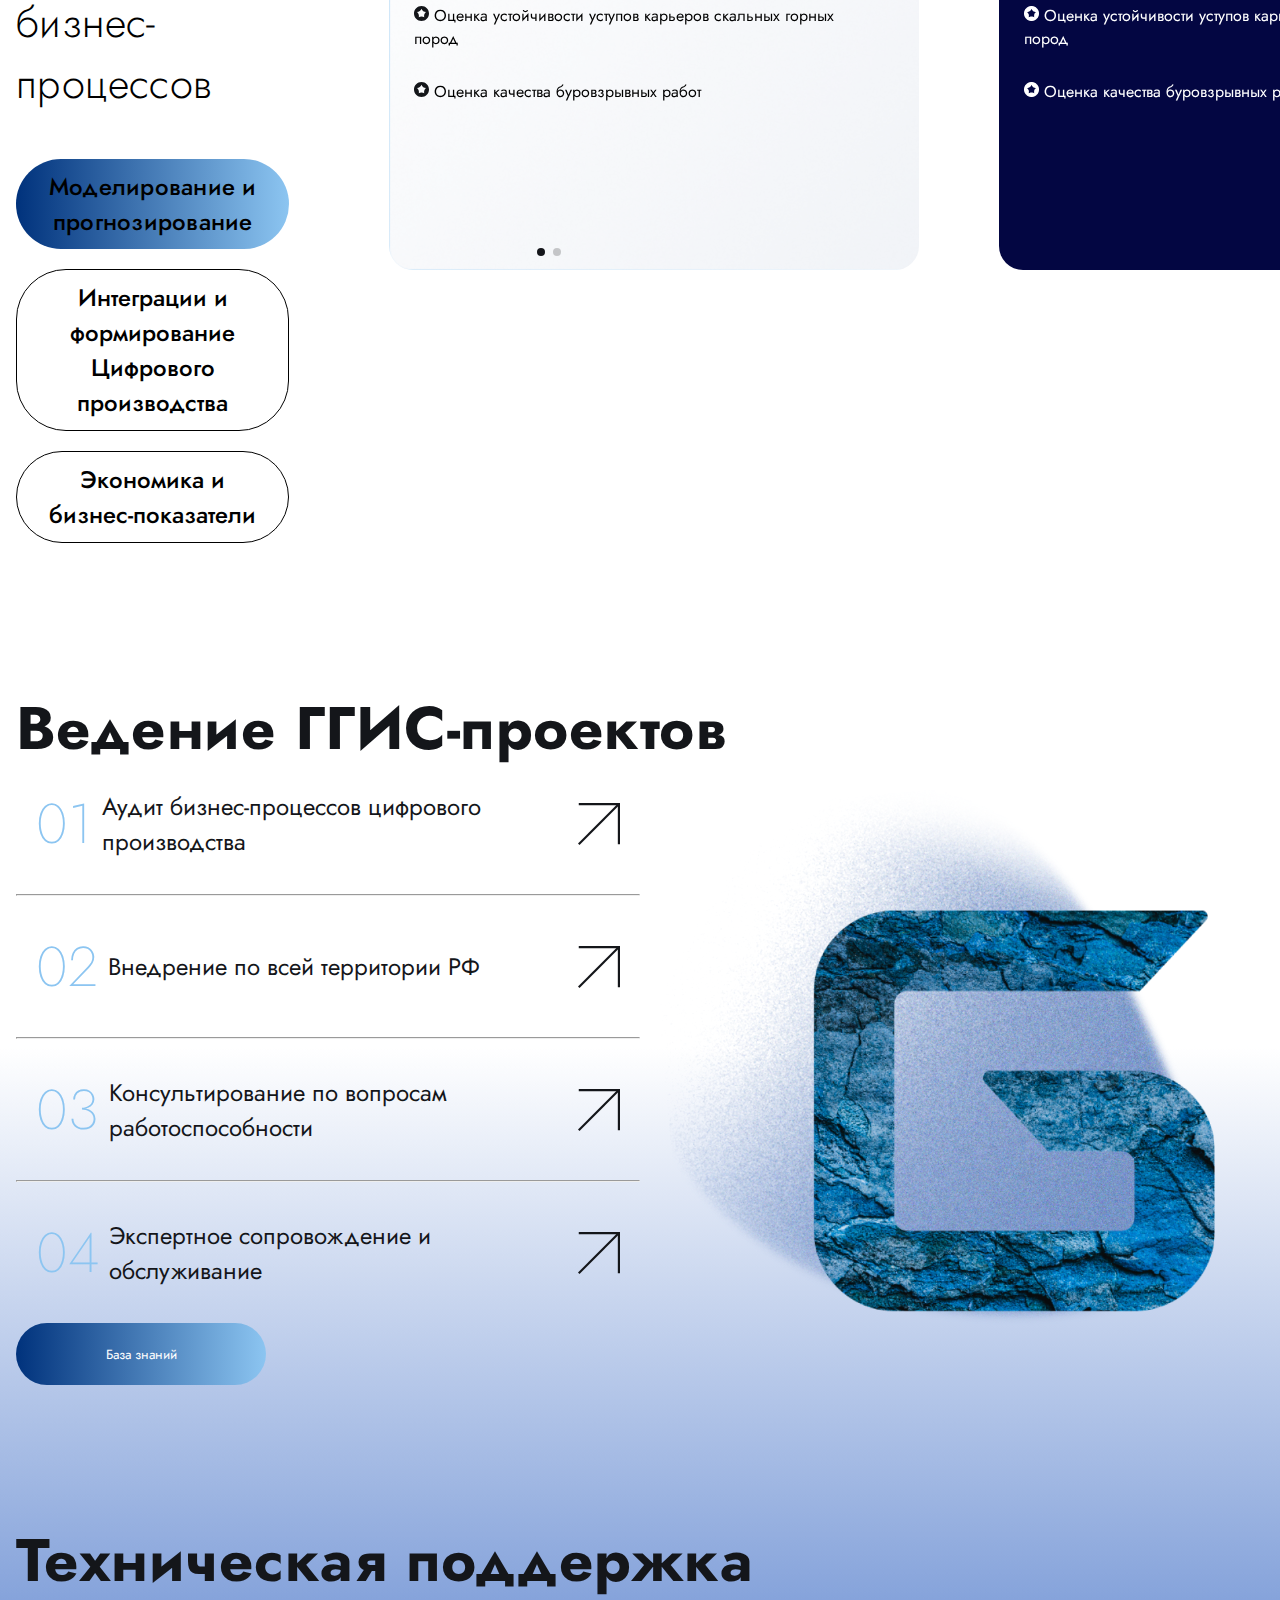
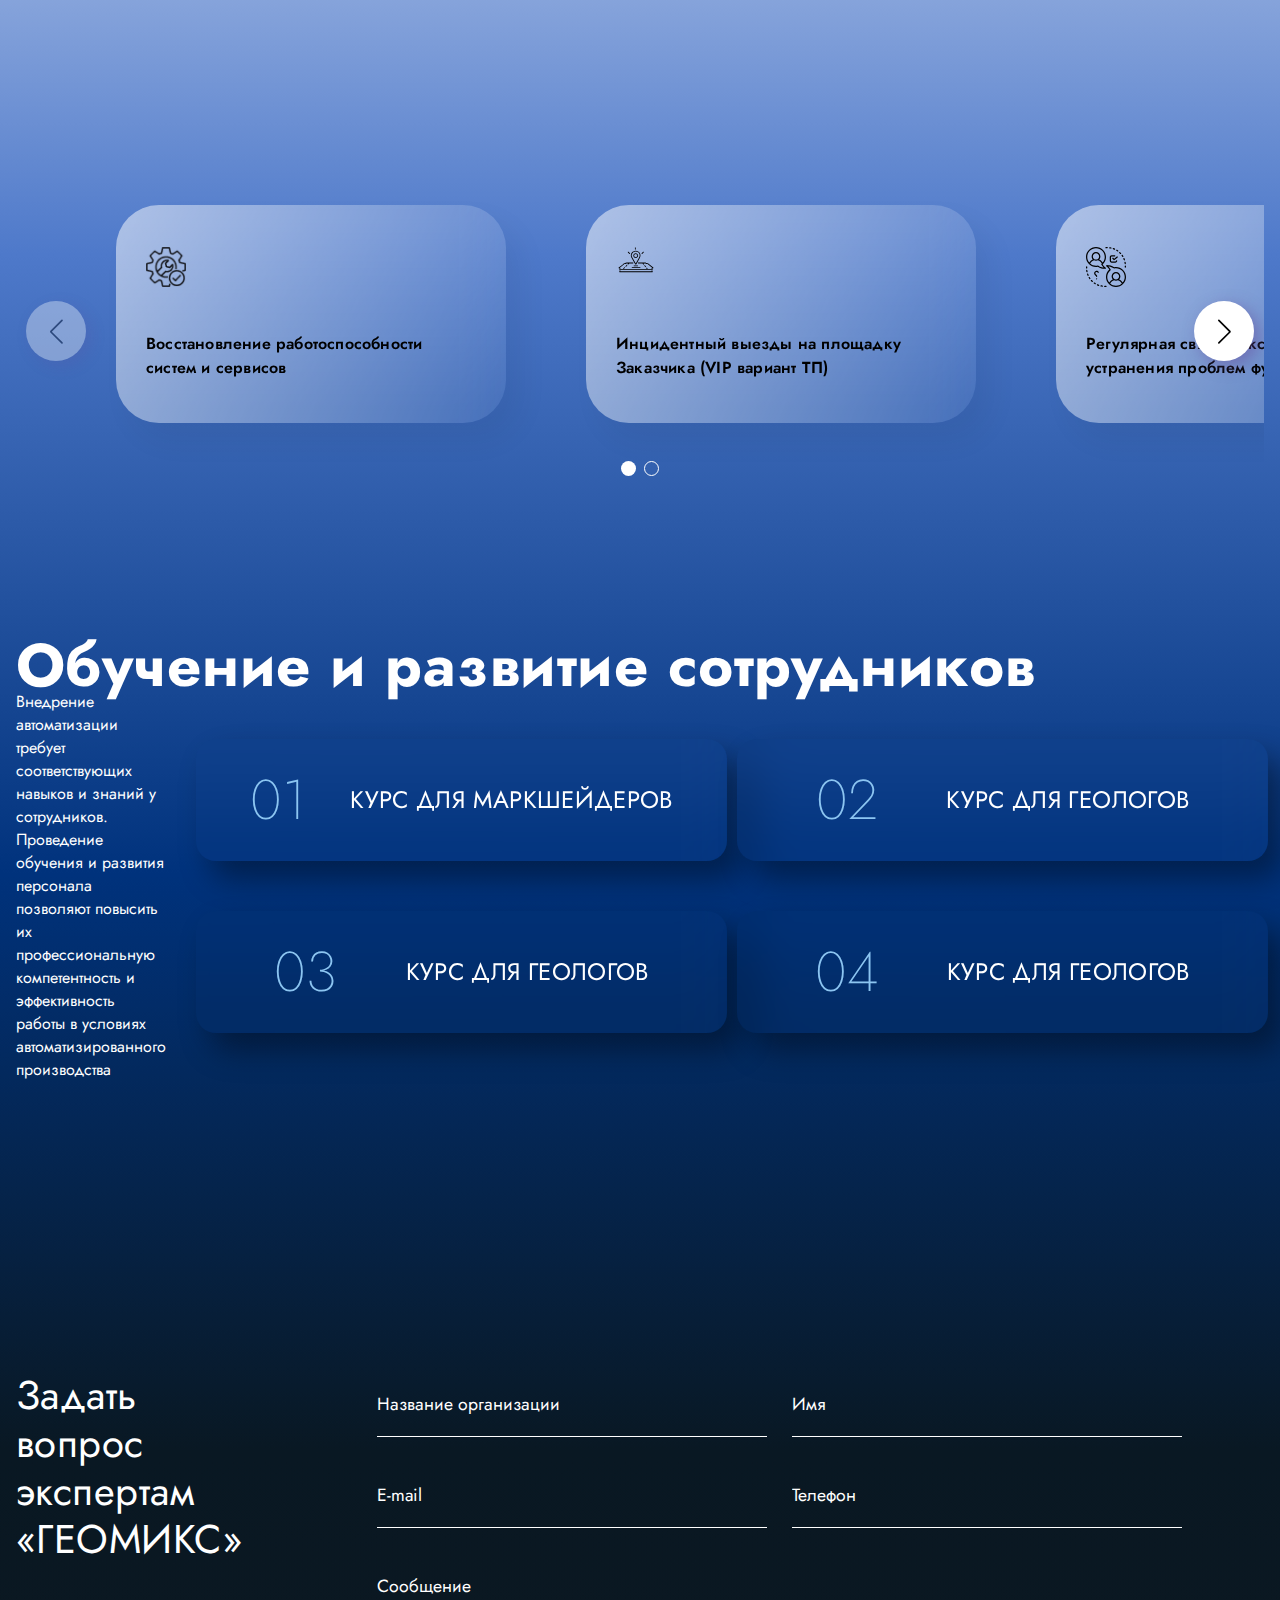
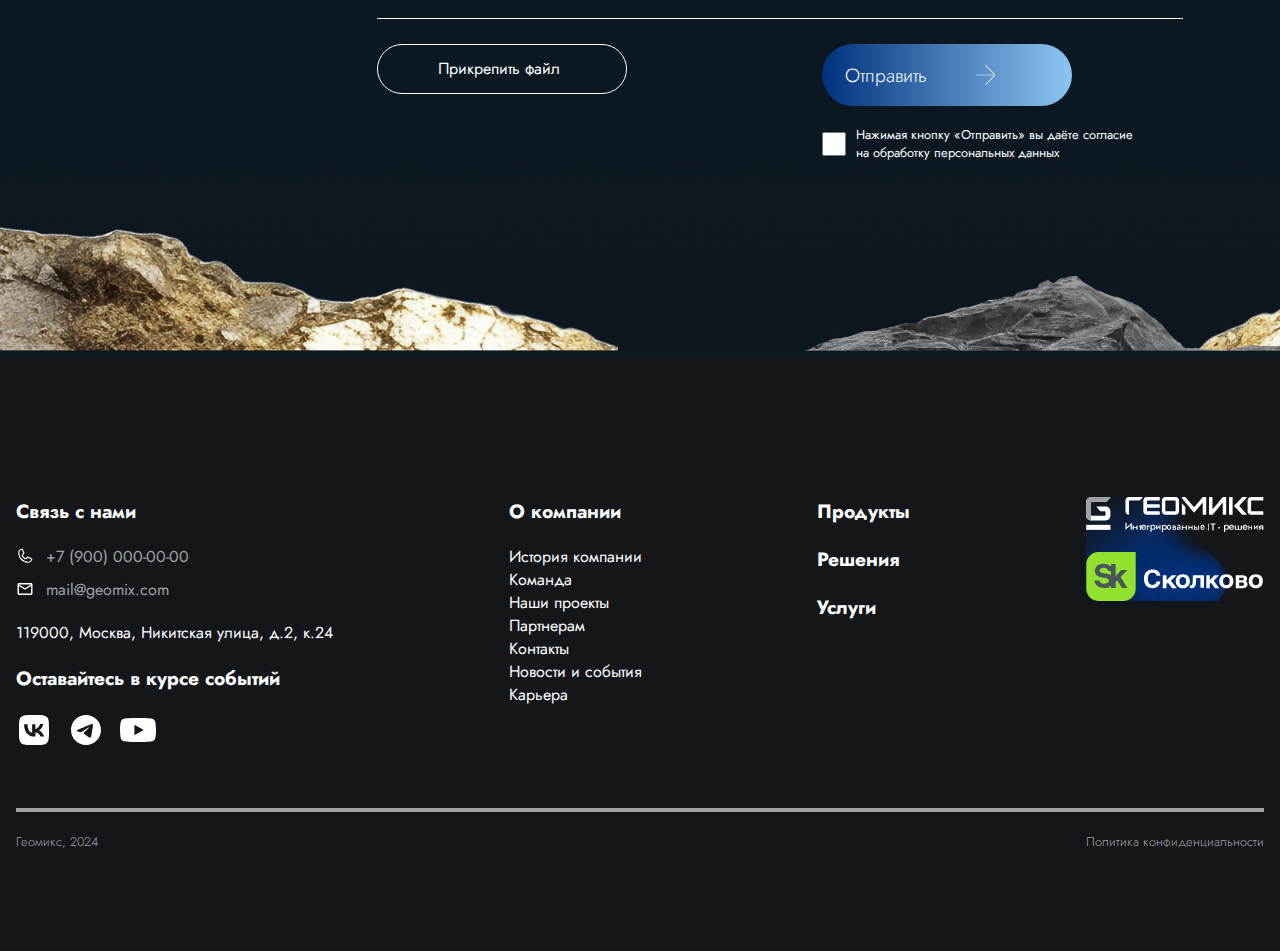
<file: servise.html>
<!DOCTYPE html>
<html lang="en">

<head>
    <meta charset="UTF-8">
    <meta name="viewport" content="width=device-width, initial-scale=1.0">

    <!-- favicon -->
    <link rel="shortcut icon" href="./assets/img/logo/favicon.svg" type="image/x-icon">

    <!-- swiper -->
    <link rel="stylesheet" href="https://cdn.jsdelivr.net/npm/swiper@11/swiper-bundle.min.css" />
    <script src="https://cdn.jsdelivr.net/npm/swiper@11/swiper-bundle.min.js"></script>

    <!-- css -->
    <link rel="stylesheet" href="./assets/css/style.css">

    <!-- js -->
    <script src="./assets/js/script.js" defer></script>
    <title>Геомикс</title>
</head>

<body class="bg-servise">

    <header>

        <div class="header__wrapper container">

            <div class="header__logo">

                <a href="#"><img src="./assets/img/logo/logo.svg" alt="logo"></a>

            </div>

            <div class="header__content">

                <nav class="header__nav">

                    <a href="#" class="header__nav__el active">Продукты</a>

                    <a href="#">Решения</a>

                    <a href="servise.html">Услуги</a>

                    <a href="about.html">О нас</a>

                    <a href="#">Контакты</a>

                </nav>

                <div class="header__account">

                    <a href="#">
                        <button>
                            <span>Личный кабинет</span>
                            <img src="./assets/img/icons/user.svg" alt="user">
                        </button>
                    </a>

                </div>

                <div class="header__language">

                    <p class="header__language__el active">
                        RU
                    </p>

                    <p>
                        /
                    </p>

                    <p class="header__language__el">
                        ENG
                    </p>

                </div>

                <div class="header__burger">

                    <img src="./assets/img/icons/burger.svg" alt="burger">

                </div>

            </div>

        </div>

        <hr class="header__line container">

        <div class="overlay"></div>
        <div class="header__menu">

            <div class="header__menu__wrapper">

                <div class="header__menu__row">

                    <div class="header__menu__header">

                        <h2>
                            ГГИС ГЕОМИКС
                        </h2>

                    </div>

                    <div class="header__menu__button">

                        <span>
                            Геология
                        </span>

                        <span>
                            Маркшейдерия
                        </span>

                        <span>
                            БВР
                        </span>

                        <span>
                            Моделирование взрыва
                        </span>

                        <span>
                            Планирование
                        </span>

                        <span>
                            Геоструктура
                        </span>

                        <span>
                            Экономика
                        </span>

                        <span>
                            Название
                        </span>

                    </div>

                </div>

                <div class="header__menu__row">

                    <div class="header__menu__header">

                        <button>
                            NEW
                        </button>

                        <h2>
                            ГГИС ГЕОМИКС
                        </h2>

                    </div>

                    <div class="header__menu__button">

                        <span>
                            Геология
                        </span>

                        <span>
                            Маркшейдерия
                        </span>

                        <span>
                            БВР
                        </span>

                        <span>
                            Моделирование взрыва
                        </span>

                        <span>
                            Планирование
                        </span>

                        <span>
                            Геоструктура
                        </span>

                        <span>
                            Экономика
                        </span>

                        <span>
                            Название
                        </span>

                    </div>

                </div>

            </div>

        </div>

    </header>

    <main>

        <section class="services-banner">
            <div class="text-content">
                <h1>УСЛУГИ</h1>
                <p>ГЕОМИКС оказывает консалтинговые услуги, делает интеграционные проекты, а также занимается внедрением
                    ИТ-систем для повышения эффективности цифрового предприятия</p>
            </div>
            <div class="image-content">
                <img src="/assets/img/stone-big.png" alt="Rock with logo">
            </div>
        </section>

        <section id="consulting">

            <div class="consulting__layout container">

                <div class="title">

                    <h2>Консультационные услуги</h2>

                </div>
                <div class="consulting-row">
                    <div class="consulting__layout__des">
                        <p>Поиск новых направлений развития, определения драйверов эффективности и выстраивание рабочих
                            бизнес-процессов</p>

                        <div class="btn-box">
                            <span class="btn-morder">
                                Моделирование и прогнозирование
                            </span>
                            <span class="btn-int">
                                Интеграции и формирование Цифрового производства
                            </span>
                            <span class="btn-int">
                                Экономика и бизнес-показатели
                            </span>
                        </div>
                    </div>
                    <div class="consulting__layout__slider">
                        <div class="swiper mySwiper">
                            <div class="swiper-wrapper">
                                <div class="swiper-slide">
                                    <div class="button-container">
                                        <img src="/assets/img/icons/arrow-top.png" alt="">
                                        <button class="styled-button">Моделирование и прогнозирование</button>
                                    </div>
                                    <div class="box">
                                        <div class="title">
                                            Открытые горные работы
                                        </div>
                                        <ul>
                                            <li><img src="/assets/img/icons/star-dark.svg" alt="star icon"> Обработка и использование информации, получаемой с БПЛА</li>
                                            <li><img src="/assets/img/icons/star-dark.svg" alt="star icon"> Контроль и безопасность ведения горных работ</li>
                                            <li><img src="/assets/img/icons/star-dark.svg" alt="star icon"> Видеометрические исследования стволов скважин</li>
                                            <li><img src="/assets/img/icons/star-dark.svg" alt="star icon"> Аэрофотосъёмка территорий</li>
                                            <li><img src="/assets/img/icons/star-dark.svg" alt="star icon"> Моделирование месторождений твёрдых полезных ископаемых</li>
                                            <li><img src="/assets/img/icons/star-dark.svg" alt="star icon"> БВР как услуга. Предиктивное прогнозирование результатов взрыва для разрушения горных пород</li>
                                            <li><img src="/assets/img/icons/star-dark.svg" alt="star icon"> Оценка устойчивости уступов карьеров скальных горных пород</li>
                                            <li><img src="/assets/img/icons/star-dark.svg" alt="star icon"> Оценка качества буровзрывных работ</li>
                                        </ul>
                                    </div>

                                </div>
                                <div class="swiper-slide bg-gradinet">
                                    <div class="button-container">
                                        <img src="/assets/img/icons/arrow-top-light.png" alt="">
                                        
                                        <button class="styled-button-light">Моделирование и прогнозирование</button>
                                    </div>
                                    <div class="box">
                                        <div class="title">
                                            Подземные горные работы
                                        </div>
                                        <ul>
                                            <li><img src="/assets/img/icons/star-light.png" alt="star icon"> Обработка и использование информации, получаемой с БПЛА</li>
                                            <li><img src="/assets/img/icons/star-light.png" alt="star icon"> Контроль и безопасность ведения горных работ</li>
                                            <li><img src="/assets/img/icons/star-light.png" alt="star icon"> Видеометрические исследования стволов скважин</li>
                                            <li><img src="/assets/img/icons/star-light.png" alt="star icon"> Аэрофотосъёмка территорий</li>
                                            <li><img src="/assets/img/icons/star-light.png" alt="star icon"> Моделирование месторождений твёрдых полезных ископаемых</li>
                                            <li><img src="/assets/img/icons/star-light.png" alt="star icon"> БВР как услуга. Предиктивное прогнозирование результатов взрыва для разрушения горных пород</li>
                                            <li><img src="/assets/img/icons/star-light.png" alt="star icon"> Оценка устойчивости уступов карьеров скальных горных пород</li>
                                            <li><img src="/assets/img/icons/star-light.png" alt="star icon"> Оценка качества буровзрывных работ</li>
                                        </ul>
                                    </div>
                                  
                                </div>

                                <div class="swiper-slide bg-light-integration">
                                    <div class="button-container">
                                        <img src="/assets/img/icons/arrow-top.png" alt="">
                                        
                                        <button class="styled-button-light">Моделирование и прогнозирование</button>
                                    </div>
                                    <div class="box">
                                        <div class="title">
                                            Интеграции и формирование Цифрового производства
                                        </div>
                                        <ul>
                                            <li><img src="/assets/img/icons/star-dark.svg" alt="star icon"> Контроль и безопасность ведения горных работ</li>
                                            <li><img src="/assets/img/icons/star-dark.svg" alt="star icon"> Автоматизация документооборота</li>
                                            <li><img src="/assets/img/icons/star-dark.svg" alt="star icon"> Интеграция с системой «Диспетчеризации»</li>
                                            <li><img src="/assets/img/icons/star-dark.svg" alt="star icon"> Интеграция с MES</li>
                                            <li><img src="/assets/img/icons/star-dark.svg" alt="star icon"> Анализ и обработка маркшейдерской информации</li>
                                            <li><img src="/assets/img/icons/star-dark.svg" alt="star icon"> Внедрение технологий интернета вещей IIoT</li>
                                        </ul>
                                    </div>
                                  
                                </div>

                                <div class="swiper-slide bg-light-economic">
                                    <div class="button-container">
                                        <img src="/assets/img/icons/arrow-top.png" alt="">
                                    </div>
                                    <div class="box">
                                        <div class="title">
                                            Экономика и бизнес-показатели
                                        </div>
                                        <ul>
                                            <li><img src="/assets/img/icons/star-dark.svg" alt="star icon"> Технико-экономическое обоснование кондиций и инвестиций</li>
                                            <li><img src="/assets/img/icons/star-dark.svg" alt="star icon"> Компьютерный подсчёт запасов твёрдых полезных ископаемых</li>
                                            <li><img src="/assets/img/icons/star-dark.svg" alt="star icon"> Оптимизация взрывных работ на карьерах</li>
                                            <li><img src="/assets/img/icons/star-dark.svg" alt="star icon"> Повышение эффективности работы водителей автосамосвалов</li>
                                        </ul>
                                    </div>
                                  
                                </div> 
                               
                                
                                
                            </div>
                            <div class="swiper-pagination"></div>

                            <div class="swiper-button-prev"></div>
                            <div class="swiper-button-next"></div>
                        </div>

                    </div>
                </div>

            </div>




        </section>

        <!-- products -->
        <section id="products">
            <div class="product__layout container">
                <div class="title">
                    <h2>Ведение ГГИС-проектов</h2>
                </div>
                <div class="row">
                    <div class="column">
                        <div class="product__row">

                            <div class="product__row__el">

                                <span>01</span>

                                <h1>Аудит бизнес-процессов цифрового производства</h1>

                            </div>

                            <img src="./assets/img/icons/arrowTab.svg" alt="arrow">

                        </div>

                        <hr>

                        <div class="product__row">

                            <div class="product__row__el">

                                <span>02</span>

                                <h1>Внедрение по всей территории РФ</h1>

                            </div>

                            <img src="./assets/img/icons/arrowTab.svg" alt="arrow">

                        </div>

                        <hr>

                        <div class="product__row">

                            <div class="product__row__el">

                                <span>03</span>

                                <h1>Консультирование по вопросам работоспособности</h1>

                            </div>

                            <img src="./assets/img/icons/arrowTab.svg" alt="arrow">

                        </div>

                        <hr>

                        <div class="product__row">

                            <div class="product__row__el">

                                <span>04</span>

                                <h1>Экспертное сопровождение и обслуживание</h1>

                            </div>

                            <img src="./assets/img/icons/arrowTab.svg" alt="arrow">

                        </div>

                        <div class="product__row__btn">

                            <button class="btn-primary">База знаний</button>

                        </div>

                    </div>

                    <div class="column">
                        <img src="./assets/img/banner-el2.png" alt="banner-img">
                    </div>
                </div>
            </div>

        </section>
        <!-- end products -->

        <!-- carousel-container -->
        <section class="carousel-container">
            <div class="product__layout container">
                <div class="title">
                    <h2>Техническая поддержка</h2>
                </div>
                <div class="product__layout">

                    <div class="swiper mySwiper">
                        <div class="swiper-wrapper">
                            <div class="swiper-slide">

                                <img src="./assets/img/icons/settings.png" alt="maps">

                                <span>
                                    Восстановление работоспособности систем и сервисов
                                </span>

                            </div>
                            <div class="swiper-slide">

                                <img src="./assets/img/icons/map-support.svg" alt="circlet">

                                <span>
                                    Инцидентный выезды на площадку Заказчика (VIP вариант ТП)
                                </span>

                            </div>
                            <div class="swiper-slide">

                                <img src="./assets/img/icons/network-tech.svg" alt="docs">

                                <span>
                                    Регулярная связь с экспертами для устранения проблем функционирования
                                </span>

                            </div>
                            <div class="swiper-slide">

                                <img src="./assets/img/icons/pc-tech.svg" alt="mountain">

                                <span>
                                    Консультирование по вопросам работоспособности программного обеспечения
                                </span>

                            </div>
                            <div class="swiper-slide">

                                <img src="./assets/img/icons/warring-tech.svg" alt="career">

                                <span>
                                    Минимизация простоев за счет оперативного устранения сбоев и неисправностей
                                </span>

                            </div>
                        </div>
                        <div class="swiper-pagination"></div>

                        <div class="swiper-button-prev"></div>
                        <div class="swiper-button-next"></div>
                    </div>

                </div>
            </div>

        </section>
        <!-- end carousel-container -->


        <!-- learning -->
        <section id="learning">
            <div class="learning__layout container">
                <div class="title">
                    <h2>Обучение и развитие сотрудников</h2>
                </div>
                <div class="row">
                    <div class="column">
                        <p>Внедрение автоматизации требует соответствующих навыков и знаний у сотрудников. Проведение обучения и развития персонала позволяют повысить их профессиональную компетентность и эффективность работы в условиях автоматизированного производства</p>
                    </div>

                    <div class="column">
                        <div class="learning__row">
                            <div class="box">
                                <span>01</span>
                                <h1>Курс для маркшейдеров</h1>
                            </div>
                            <div class="box">
                                <span>02</span>
                                <h1>Курс для геологов</h1>
                            </div>
                        </div>
                        <div class="learning__row">
                            <div class="box">
                                <span>03</span>
                                <h1>Курс для геологов</h1>
                            </div>
                            <div class="box">
                                <span>04</span>
                                <h1>Курс для геологов</h1>
                            </div>
                        </div>
                    </div>
                </div>
            </div>

        </section>
        <!-- end learning -->


        <section id="form">

            <div class="form__layout__servise">

                <div class="container">

                    <div class="form__wrapper">

                        <div class="form__column left">

                            <span>
                                Задать вопрос <br>экспертам<br> «ГЕОМИКС»
                            </span>

                        </div>

                        <div class="form__column right">

                            <form method="post">

                                <input type="text" id="institutions" name="name" placeholder="Название организации">

                                <input type="text" name="name" id="name" placeholder="Имя">

                                <input type="email" id="email" name="email" placeholder="E-mail">

                                <input type="text" name="phone" id="phone" placeholder="Телефон">

                                <input type="email" id="message" name="message" placeholder="Сообщение">

                                <div class="file-upload-wrapper">
                                    <label for="file-upload" class="custom-file-label">Прикрепить файл</label>
                                    <input id="file-upload" type="file" class="file-input" />
                                </div>

                                <div class="form__btn">

                                    <div class="btn">

                                        <button type="submit">
                                            Отправить
                                        </button>

                                        <img src="./assets/img/icons/arrowBtn.svg" alt="arrow">

                                    </div>

                                    <div class="checkbox">

                                        <input class="checkbox__input" type="checkbox">
                                        <span>
                                            Нажимая кнопку «Отправить» вы даёте согласие<br>на обработку персональных
                                            данных
                                        </span>

                                    </div>

                                </div>

                            </form>

                        </div>

                    </div>

                </div>

                <img class="form__el" src="./assets/img/formEl.png" alt="formEl">

            </div>

        </section>

    </main>

    <footer>

        <div class="footer__layout">

            <div class="container">

                <div class="footer__wrapper">

                    <div class="footer__column">

                        <h3>
                            Связь с нами
                        </h3>

                        <div class="form__conection footer">

                            <a href="tel:+79000000000">
                                <img src="./assets/img/icons/phone.svg" alt="phone">

                                +7 (900) 000-00-00
                            </a>

                            <a href="mailto:mail@geomix.com">
                                <img src="./assets/img/icons/email.svg" alt="email">

                                mail@geomix.com
                            </a>

                        </div>

                        <span>
                            119000, Москва, Никитская улица, д.2, к.24
                        </span>

                        <h3>
                            Оставайтесь в курсе событий
                        </h3>

                        <div class="footer__social">

                            <img src="./assets/img/icons/vk.svg" alt="vk">

                            <img src="./assets/img/icons/telegram.svg" alt="telegram">

                            <img src="./assets/img/icons/youtube.svg" alt="youtube">

                        </div>

                    </div>

                    <div class="footer__column">

                        <h3>
                            О компании
                        </h3>

                        <ul>
                            <li>История компании</li>
                            <li>Команда</li>
                            <li>Наши проекты</li>
                            <li>Партнерам</li>
                            <li>Контакты</li>
                            <li>Новости и события</li>
                            <li>Карьера</li>
                        </ul>

                    </div>

                    <div class="footer__column">

                        <h3>
                            Продукты
                        </h3>

                        <h3>
                            Решения
                        </h3>

                        <h3>
                            Услуги
                        </h3>

                    </div>

                    <div class="footer__column">

                        <img src="./assets/img/logo/logo__footer.svg" alt="logo__footer">

                        <img src="./assets/img/skolkovoFooter.svg" alt="skolkovoFooter">

                    </div>

                </div>

                <hr>

                <div class="footer__bottom">

                    <span>Геомикс, 2024</span>

                    <span>Политика конфиденциальности</span>

                </div>

            </div>

        </div>

    </footer>

</body>

</html>
</file>
<file: assets/css/style.css>
/* basick style */

@import url('https://fonts.googleapis.com/css2?family=Jost:ital,wght@0,100..900;1,100..900&display=swap');

:root {
    --swiper-navigation-size: 25px;
    --swiper-theme-color: #14161A;
}

* {
    margin: 0;
    padding: 0;
    box-sizing: border-box;
    transition: all 0.3s ease-in-out;
}

a {
    color: inherit;
    text-decoration: none;
}

ul,
li {
    text-decoration: none;
    list-style: none;
}

body {
    font-family: "Jost", sans-serif;
    background-color: #fff;
    overflow-x: hidden;
}

.bg-servise {
    background: linear-gradient(180deg, #FFFFFF 46.02%, #4E79CA 60.06%, #00327C 70.85%, #091823 80.88%, #14161A 100%);
}

input,
button {
    font-family: "Jost", sans-serif;
    transition: all 0.5s ease-in-out;
}

input::placeholder {
    font-family: "Jost", sans-serif;
}

img {
    width: 100%;
    height: 100%;
    object-fit: cover;
}

.container {
    max-width: 1650px;
    margin: 0 auto;
}

@media (max-width: 1650px) {
    /* body {
        margin: 30px 0;
    } */

    .container {
        margin: 0 16px;
    }
}

.title {
    color: #14161A;
    font-size: 2.5rem;
    font-weight: 600;
    line-height: 48px;
    letter-spacing: 0.48px;
}

.title__white {
    color: #fff;
    font-size: 2.5rem;
    font-weight: 600;
    line-height: 48px;
    letter-spacing: 0.48px;
}

@media (max-width: 1000px) {
    .title h2 {
        font-size: 2.2rem;
    }

    .title__white h2 {
        color: #fff;
        font-size: 2.2rem;
        font-weight: 600;
        line-height: 48px;
        letter-spacing: 0.48px;
    }
}

@media (max-width: 768px) {
    .title h2 {
        font-size: 2rem;
    }

    .title__white h2 {
        color: #fff;
        font-size: 2rem;
        font-weight: 600;
        line-height: 48px;
        letter-spacing: 0.48px;
    }
}

/* basick style */

/* header style */

header {
    background-color: #fff;

    padding: 55px 0;
}

.header__wrapper {
    display: flex;
    flex-direction: row;
    justify-content: space-between;
    align-items: center;
    position: relative;
    z-index: 1000;
    gap: 48px;
}

.header__content {
    display: flex;
    flex-direction: row;
    justify-content: space-between;
    align-items: center;
}

.header__nav {
    display: flex;
    flex-direction: row;
    justify-content: center;
    align-items: center;
}

.header__nav a {
    color: #14161A;
    font-size: 1rem;
    font-weight: 400;

    margin-right: 48px;
}

.header__nav a.active {
    border-radius: 55px;
    border: 1px #00327C solid;
    padding: 10px 34px 10px 15px;

    position: relative;

    margin-right: 32px;
}

.header__nav a.active::after {
    content: "";
    position: absolute;

    width: 12px;
    height: 12px;

    top: 40%;
    right: 0;
    bottom: 0;
    left: 75%;

    background-image: url(../img/icons/arrow.svg);
    background-repeat: no-repeat;
    background-size: 0.7rem;
}

.header__nav__el.active.rotate-arrow::after {
    transform: rotate(270deg);
}

.header__account button {
    padding: 10px 32px;
    background: linear-gradient(90deg, #00327C 0%, #8CC5F1 100%);
    border-radius: 55px;

    outline: none;
    border: none;
    color: #fff;
    font-size: 1rem;
    font-weight: 400;
    text-transform: uppercase;
    cursor: pointer;
    transition: all 0.1s ease-in-out;
    white-space: nowrap;
}

.header__account button:hover {
    color: #000000;
}

.header__account img {
    display: none;
}

.header__language {
    display: flex;
    flex-direction: row;
    justify-content: center;
    align-items: center;
    gap: 4px;

    margin-left: 30px;
}

.header__language p {
    font-weight: 300;
    font-size: 1rem;
    color: #14161A;
    cursor: pointer;
}

.header__language p:nth-child(2) {
    cursor: default;
}

.header__language p.active {
    font-weight: 600;
}

.header__line {
    margin-top: 30px;
    border: 0.0625rem #00327C solid
}

.header__burger {
    display: none;
}

body.active-menu {
    background-color: rgba(0, 0, 0, 0.5);
    overflow: hidden;
    z-index: -100;
}

.overlay.active {
    position: fixed;
    top: 0;
    bottom: 0;
    left: 0;
    right: 0;

    width: 100%;
    height: 100%;

    background-color: (0, 0, 0, 0.5);
    z-index: 999;
}

.header__menu {
    display: none;
    min-height: 100vh;

    position: fixed;
    top: 10%;
    left: 0;
    right: 0;

    z-index: 1999;
}

.header__menu.active {
    display: block;
}

.header__menu__wrapper {
    background-color: #fff;

    height: 300px;

    margin-top: 60px;

    display: flex;
    flex-direction: column;
    align-items: center;
}

.header__menu__row {
    margin-top: 40px;
}

.header__menu__row h2 {
    color: #14161A;
    font-size: 1.125rem;
    font-weight: 700;
    cursor: pointer;

    width: max-content;
}

.header__menu__header {
    display: flex;
    flex-direction: row;
    align-items: center;
    gap: 12px;
}

.header__menu__header button {
    outline: none;
    border: 1px solid transparent;
    background: #65499B;
    border-radius: 5px;
    padding: 5px;

    color: white;
    font-size: 1.125rem;
    font-weight: 700;
    cursor: pointer;
}

.header__menu__header button:hover {
    border: 1px solid #65499B;
    background: transparent;
    color: #65499B;
}

.header__menu__button {
    display: flex;
    gap: 20px;
}

.header__menu__button span {
    color: #14161A;
    font-size: 1.125rem;
    font-weight: 400;
    cursor: pointer;
}

@media (max-width: 1650px) {
    header {
        padding: 30px 0;
    }
}

@media (max-width: 1221px) {
    .header__nav {
        display: none;
    }

    .header__burger {
        display: block;
        margin-left: 30px;
        cursor: pointer;

        width: 30px;
        height: 30px;
    }
}

@media (max-width: 740px) {
    .header__language {
        display: none;
    }
}

@media (max-width: 640px) {
    .header__account button {
        padding: 10px;
    }

    .header__account button span {
        display: none;
    }

    .header__account img {
        width: 20px;
        height: 20px;
        display: block;
    }
}

/* header style */
.services-banner {
    display: flex;
    align-items: center;
    padding: 2rem;
    margin-left: 115px;
    margin-right: 115px;
}

.text-content {
    max-width: 50%;
    color: #333;
}

.text-content h1 {
    font-size: 3.25rem;
    /* 52px */
    color: #1f4ea1;
    /* Blue color as seen in the image */
    margin-bottom: 1rem;

    font-family: Jost;

    font-weight: 500;

}

.text-content p {
    font-size: 3rem;
    /* Roughly 26px for the paragraph */
    line-height: 1.6;
    color: #666;
    /* Slightly gray color */


    font-family: Jost;
    font-weight: 300;
    line-height: 48px;
    letter-spacing: 0.02em;
    text-align: left;

}

.image-content {
    max-width: 50%;
    text-align: right;
}

.image-content img {
    max-width: 100%;
    height: auto;
}

/* banner style */

.banner__wrapper {
    position: relative;
}

.banner-layout {
    margin-top: 131px;

    display: flex;
    flex-direction: row;
    justify-content: space-between;
    align-items: center;
}

.swiper {
    max-width: 790px;
    height: 353px;
}

.swiper-slide {
    display: flex;
    flex-direction: column;
    justify-content: center;
    align-items: flex-start;

    padding: 0 120px 0 160px;
}

.swiper-slide span {
    color: #2C508C;
    font-size: 3rem;
    font-weight: 500;
    text-transform: uppercase;
    line-height: 60px;
    letter-spacing: 1.20px;
}

.swiper-slide p {
    color: #64686D;
    font-size: 2rem;
    font-weight: 300;
    line-height: 52px;
    letter-spacing: 1.04px;
}

.swiper-button-prev,
.swiper-button-next {
    width: 60px;
    height: 60px;
    background: white;
    -webkit-box-shadow: 4px 4px 8px 0px rgba(34, 60, 80, 0.2);
    -moz-box-shadow: 4px 4px 8px 0px rgba(34, 60, 80, 0.2);
    box-shadow: 4px 4px 8px 0px rgba(34, 60, 80, 0.2);
    border-radius: 50px;
}

.swiper-horizontal>.swiper-pagination-bullets,
.swiper-pagination-bullets.swiper-pagination-horizontal,
.swiper-pagination-custom,
.swiper-pagination-fraction {
    width: 46%;
}

/* .banner__wrapper .banner__gradient{
    position: absolute;
    top: -40%;
    right: -10%;
    bottom: 0;
    z-index: -1;

    width: min-content;
    height: min-content;
}

@media (max-width: 1450px) {
    .banner__gradient{
        max-width: 1000px;
        max-width: 1000px;
    }
}

@media (max-width: 1200px) {
    .banner__gradient{
        max-width: 800px;
        max-width: 800px;
    }
} */



@media (max-width: 1200px) {
    .swiper {
        max-width: 630px;
        height: 353px;
    }

    .swiper-slide {
        display: flex;
        flex-direction: column;
        justify-content: center;
        align-items: flex-start;

        padding: 0 90px;
    }

    .swiper-slide span {
        color: #2C508C;
        font-size: 2.5rem;
        font-weight: 500;
        text-transform: uppercase;
        line-height: 60px;
        letter-spacing: 1.20px;
    }

    .swiper-slide p {
        color: #64686D;
        font-size: 1.5rem;
        font-weight: 300;
        line-height: 52px;
        letter-spacing: 1.04px;
    }
}

@media (max-width: 1000px) {
    .swiper {
        max-width: 479px;
        height: 600px;
    }

    .swiper-slide {
        display: flex;
        flex-direction: column;
        justify-content: center;
        align-items: flex-start;

        padding: 0 90px;
    }

    .swiper-slide span {
        color: #2C508C;
        font-size: 2.5rem;
        font-weight: 500;
        text-transform: uppercase;
        line-height: 60px;
        letter-spacing: 1.20px;
    }

    .swiper-slide p {
        color: #64686D;
        font-size: 1.5rem;
        font-weight: 300;
        line-height: 32px;
        letter-spacing: 1.04px;
    }

    .banner__wrapper__footer {
        position: absolute;
        top: 90%;
        left: 0;
        right: 0;
        bottom: 0;
        transform: translateY(-50%);

        z-index: 9999;

        display: flex;
        flex-direction: row;
        justify-content: space-between;
    }

    .banner-layout {
        margin-top: 0;
    }

    .swiper-horizontal>.swiper-pagination-bullets,
    .swiper-pagination-bullets.swiper-pagination-horizontal,
    .swiper-pagination-custom,
    .swiper-pagination-fraction {
        width: 100%;
        z-index: -1;
    }
}

@media (max-width: 768px) {
    .banner__wrapper__column img {
        display: none;
    }

    .banner-layout {
        display: block;
    }

    /* .banner__wrapper__footer {
        position: none;
        top: 0;
        left: 0;
        right: 0;
        bottom: 0;
        transform: translateY(0);

        z-index: 9999;

        display: block;
    } */

    .swiper-slide {
        align-items: flex-start;
        /* padding: 0 90px 0 120px; */
        padding: 0;
    }

    /* .swiper-horizontal>.swiper-pagination-bullets, .swiper-pagination-bullets.swiper-pagination-horizontal, .swiper-pagination-custom, .swiper-pagination-fraction {
        bottom: 60px;
    } */
}

@media (max-width: 500px) {
    .swiper-slide {
        /* padding: 0 90px; */
        padding: 0;
    }

    .swiper-slide span {
        font-size: 2rem;
        line-height: 40px;
    }

    .swiper-slide p {
        font-size: 1.5rem;
    }
}

/* banner style */

.gradient__product {
    position: relative;
}

.gradient__product img {
    position: absolute;
    left: -300px;
    top: -300px;
    right: 0;
    bottom: 0;

    width: 700px;
    height: 700px;

    z-index: -1;
}

@media (max-width: 1000px) {
    .gradient__product img {
        width: 500px;
        height: 500px;

        left: -250px;
        top: -250px;
    }
}

@media (max-width: 768px) {
    .gradient__product img {
        width: 400px;
        height: 400px;

        left: -150px;
        top: -150px;
    }
}

/* products style */

/* #products {
    position: relative;
}

.element2 {
    position: absolute;
    top: -50%;
    left: -75%;
    right: 0;
    bottom: 0;
    z-index: -1;

    max-width: 730px;
    max-height: 730px;
} */

.banner-back img {
    /* position: absolute; */
    width: 1300px;
    margin: -200px;

}
/* carousel-container */

/*  */
.consulting__layout {
    margin-top: 80px;
    margin-bottom: 80px;
}


.consulting-row {
    display: flex;
    flex-direction: row;
    margin-top: 35px;
}

.consulting__layout__des p {
    font-size: 2.6rem;
    font-weight: 300;
    letter-spacing: 0.01em;
    text-align: left;
    margin-right: 10px;

}

.btn-box {
    margin-top: 35px;
    display: flex;
    flex-direction: column;
}

.button-container{
    display: flex;
    flex-direction: row;
    width: 100%;
    justify-content: space-between;
}

.button-container img {
    width: 35px;
    object-fit : none;
}

.consulting__layout__des .btn-morder {
    background: linear-gradient(90deg, #00327C 0%, #8CC5F1 100%);
    border-radius: 50px;
    padding: 10px 20px 10px 20px;
    font-size: 1.5rem;
    font-weight: 500;
    letter-spacing: 0.01em;
    text-align: left;
    margin-top: 10px;
    margin-bottom: 10px;
    text-align: center;

}

.consulting__layout__des .btn-int {

    border: 1px solid rgba(0, 0, 0, 1);
    font-size: 1.5rem;
    font-weight: 500;

    padding: 10px 20px 10px 20px;
    gap: 10px;
    border-radius: 50px;
    border: 1px 0px 0px 0px;
    opacity: 0px;


    margin-top: 10px;
    margin-bottom: 10px;
    text-align: center;

}


/* consulting__layout__slider */
.consulting__layout__slider .swiper {
    max-width: 1130px;
    height: auto;
    padding: 0 100px;
}

.consulting__layout__slider .swiper-slide {
    width: 530px !important;
    height: 827px;

    background: url("/assets/img/card-1.png");
    background-size: cover;
    background-repeat: no-repeat;
    border-radius: 24px;
    padding: 25px;
    display: flex;
    flex-wrap: wrap;
    flex-direction: column;
    justify-content: space-between;

}
.consulting__layout__slider .bg-light-integration{
    background: url("/assets/img/card 3.png");
    background-size: cover;
    background-repeat: no-repeat;
}
.consulting__layout__slider .bg-light-economic{
    background: url("/assets/img/card 4.png");
    background-size: cover;
    background-repeat: no-repeat;
}

.consulting__layout__slider .bg-gradinet {
    background: url("/assets/img/card 2.png");
    background-size: cover;
    background-repeat: no-repeat;
    color: #fff;
}

.consulting__layout__slider .bg-gradinet .title {
    color: #fff;
}


.consulting__layout__slider .swiper-slide .box{
    width: 446px;
    height: 692px;
    gap: 40px;
    opacity: 0px;

    
}

.consulting__layout__slider .swiper-slide .title{

    font-size: 28px;
    font-weight: 600;
    line-height: 33.6px;
    letter-spacing: 0.01em;
    text-align: left;
    
}


/* img */

.consulting__layout__slider .swiper-slide .button-container {
    position: relative;
}

.styled-button {
    background: linear-gradient(to right, #dcdcdc, #d3dfdc); /* Light gradient background */
    color: #000; /* Text color */
    font-size: 16px; /* Adjust font size */
    font-family: Arial, sans-serif; /* Font style */
    padding: 10px 20px; /* Button padding */
    border: none;
    border-radius: 30px; /* Rounded corners */
    cursor: pointer;
    position: relative;
    overflow: hidden;
    box-shadow: 0px 2px 8px rgba(0, 0, 0, 0.3); /* Subtle shadow */
    border: #000 1px solid;
}

.styled-button-light {
    background: none;
    color: #ffffff; /* Text color */
    font-size: 16px; /* Adjust font size */
    padding: 10px 20px; /* Button padding */
    border-radius: 30px; /* Rounded corners */
    border: #ffffff 1px solid;
}

.consulting__layout__slider .swiper-slide span {
    color: #000;
    font-size: 1.5rem;
    font-weight: 400;
    line-height: 28.9px;
    letter-spacing: 0.02em;
    text-align: left;
}

.consulting__layout__slider .swiper-slide li{
    margin-top: 30px;
    margin-bottom: 30px;
}
.consulting__layout__slider .swiper-slide li img {
    width: 15px;
}

/*  */

.learning__layout{
    margin-top: 150px;
    margin-bottom: 150px;
    color: #fff;
}

.learning__layout .row {
    display: flex;
    flex-direction: row;
    align-items: center;
}
.learning__layout .title {
   color: #fff;
}


.learning__row {
    display: flex;
    flex-direction: row;
    justify-content: space-between;
    align-items: center;

    margin: 10px 0;

    cursor: pointer;
    padding: 20px;

    border-radius: 20px;
    color: #fff;
}


.learning__row .box{
    width: 531px;
    height: 122px;
   
    background: linear-gradient(112.91deg, rgba(255, 255, 255, 0) 111.71%, rgba(255, 255, 255, 0.51) 3.51%);
    backdrop-filter: blur(20px);

    box-shadow: 14.65px 17.58px 29.29px 0px rgba(0, 0, 0, 0.384);
    border-radius: 20px; 
    margin-left: 10px;

    display: flex;
    flex-direction: row;
    align-items: center;
    text-align: left;
    justify-content: space-evenly;
    padding: 10px;
}

.learning__layout .box .details{
    flex-direction: row;
}
.learning__row span {
    color: #8CC5F1;
    font-size: 3.5rem;
    font-weight: 200;
}

.learning__row h1 {
    color: #fff;
    font-size: 1.5rem;
    font-weight: 400;
    text-transform: uppercase;
    line-height: 36px;
    letter-spacing: 0.36px;
}

.learning__row h1:first-child {
    padding: 7px 0;
}



/*  */
.product__layout .mySwiper .swiper-slide {
    width: 390px !important;
}

.swiper-tech-support {
    max-width: 790px;
    height: 353px;
}


.slide {
    width: 390px;
    height: 214px;
    padding: 20px;
    background: rgba(255, 255, 255, 0.2);
    border-radius: 12px;
    margin: 0 10px;
    display: flex;
    flex-direction: column;
    align-items: center;
}

.slide p {
    font-size: 1rem;
    font-weight: 600;
    color: #000000;
    line-height: normal;
}

.product__layout {
    margin-top: 152px;
    margin-bottom: 152px;
}

.product__layout .swiper {
    max-width: 100%;
    padding: 0 100px;
}

.product__layout .swiper-wrapper {
    align-items: center;
}

.product__layout .swiper-pagination {
    width: 100%;
}

.product__layout .swiper-pagination {
    width: 100%;
}

.product__layout .swiper-slide {

    border-radius: 43px;
    backdrop-filter: blur(20px);
    padding: 20px 30px;
    background: linear-gradient(112.91deg, rgba(255, 255, 255, 0.51) 3.51%, rgba(255, 255, 255, 0) 111.71%);
    backdrop-filter: blur(20.505619049072266px);

    /* border: 1.76px solid; */
    border-image-source: linear-gradient(110.65deg, rgba(255, 255, 255, 0.5) 1.16%, rgba(255, 255, 255, 0.23) 100%);

    box-shadow: 14.65px 17.58px 29.29px 0px rgba(0, 0, 0, 0.05);

    display: flex;
    flex-direction: column;
    justify-content: space-around;

    height: 218px;
}

.product__layout .swiper-slide img {
    width: 40px;
    height: max-content;
}


.product__layout .swiper-slide span {
    color: #000000;
    font-size: 1rem;
    font-weight: 600;
    line-height: 24px;
    text-transform: none;
    letter-spacing: 0.20px;
}

.product__layout .swiper-button-prev {
    background: #fff;
    box-shadow: 5px 5px 14.699999809265137px rgba(101, 73, 155, 0.50);
    color: #000;
}

.product__layout .swiper-button-next {
    background: #fff;
    box-shadow: 5px 5px 14.699999809265137px rgba(101, 73, 155, 0.50);
    color: #000;
}

.product__layout .swiper-pagination-bullet {
    background: transparent;
    border: 1px solid #fff;
    opacity: 1;
    width: 15px;
    height: 15px;
}

.product__layout .swiper-pagination-bullet-active {
    background: #fff;
    border: 1px solid transparent;
}

/*  */

.product__layout .row {
    display: flex;
    flex-direction: row;
    align-items: center;
}

.product__layout .row .column {
    display: flex;
    flex-direction: column;
    width: 70%;
}

.product__wrapper {
    border: 1px #00327C solid;
    padding: 0 40px 0 40px;
}

.product__wrapper {
    border: 1px #00327C solid;
    padding: 0 40px 0 40px;
}

.btn-primary {
    width: 250px;
    height: 62px;
    padding: 10px;
    border: none;
    border-radius: 55px;
    background: linear-gradient(90deg, #00327C 0%, #8CC5F1 100%);
    color: #fff;
}


.product__column {
    flex: 1;
}

.product__column__header {
    display: flex;
    flex-direction: row;
    justify-content: space-between;
    align-items: center;
    flex-wrap: wrap;

    padding: 30px 30px 30px 60px;

    width: 100%;

    cursor: pointer;
}

.product__header__el {
    display: flex;
    flex-direction: row;
    justify-content: center;
    align-items: center;
    gap: 10px;
}

.product__row {
    display: flex;
    flex-direction: row;
    justify-content: space-between;
    align-items: center;

    margin: 10px 0;

    cursor: pointer;
    padding: 20px;

    border-radius: 20px;
}

.product__row__el {
    display: flex;
    flex-direction: row;
    justify-content: center;
    align-items: center;
    gap: 10px;
}

.product__row img {
    width: 42px;
    height: 42px;
}

.product__column hr {
    background-color: #2C508C;
    height: 1px;
}

.product__column__header h1 {
    color: #14161A;
    font-size: 2rem;
    font-weight: 400;
    text-transform: uppercase;
    line-height: 36px;
    letter-spacing: 0.36px;
}

.product__column__header h1:first-child {
    padding: 7px 0;
}

@media (max-width: 1140px) {
    .product__column__header h1:first-child {
        padding: 17px 0;
    }
}

@media (max-width: 730px) {
    .product__column__header h1:first-child {
        padding: 0;
    }
}

.product__header__el a {
    color: #2C508C;
    font-size: 0.8rem;
    font-weight: 400;
    text-transform: uppercase;
}

.product__header__el span {
    background: #65499B;
    border-radius: 10px;
    padding: 7px 10px;

    color: white;
    font-size: 2rem;
    font-weight: 400;
    text-transform: uppercase;
    line-height: 36px;
    letter-spacing: 0.36px;
}

.product__row__el span {
    color: #8CC5F1;
    font-size: 3.5rem;
    font-weight: 200;
}

.product__row__el h1 {
    color: #14161A;
    font-size: 1.5rem;
    font-weight: 400;
}

.product__row:hover {
    border-radius: 20px;
    background: linear-gradient(90deg, #00327C 0%, #8CC5F1 100%);
}

.product__row:hover span {
    color: #fff;
}

.product__row:hover h1 {
    color: #fff;
}

.product__row:hover img {
    content: url("../img/icons/arrowTabDark.svg");
}

.product__tab {
    display: none;
}

.product__tab.active {
    width: 100%;

    display: flex;
    flex-direction: row;
    justify-content: space-between;
    align-items: center;
    flex-wrap: wrap;
    gap: 120px;
}

@media (max-width: 910px) {
    .product__tab.active {
        gap: 0;
    }
}

.product__tab.active:last-child .product__row__el span {
    color: #65499B;
}

.product__tab.active:last-child .product__row:hover {
    background: linear-gradient(90deg, #030642 0%, #141470 50%, #65499B 100%);
}

.product__tab.active:last-child .product__row:hover span {
    color: #fff;
}

.product__header {
    display: flex;
    flex-direction: row;
    justify-content: space-between;
    align-items: center;

    margin-top: 60px;
}

.product__column__header.active {
    border: 1px solid #00327C;
    border-bottom: 1px solid #fff;
    margin-bottom: -1px;
    position: relative;
    transition: all 0.1s ease-in-out;
}

.product__column__header.active::after {
    content: "";
    position: absolute;

    width: 85%;
    right: 0;
    left: 0;

    margin: 0 auto;

    background-color: #00327C;
    height: 1px;

    bottom: -1px;
}

@media (max-width: 783px) {}

@media (max-width: 644px) {
    .product__column__header {
        padding: 8px;
    }
}

@media (max-width: 497px) {
    .product__wrapper {
        padding: 0 8px;
    }

    .product__header__el {
        justify-content: flex-start;
        flex-wrap: wrap;
    }

    .product__header__el a {
        display: none;
    }

    .product__header__el img {
        display: none;
    }

    .product__column hr {
        padding: 0 10px;
    }

    .product__column__header h1:first-child {
        padding: 28px 0;
    }

    .product__row__el h1 {
        font-size: 1.2rem;
    }

    .product__header__el span {
        font-size: 1.5rem;
        padding: 5px 7px;
    }

    .product__column__header h1 {
        font-size: 1.7rem;
    }
}

hr.active {
    display: none;
}

@media (max-width: 785px) {
    hr.active {
        display: block;
    }
}

/* products style */

/* decisions style */

.decisions__layout {
    padding-top: 140px;

    position: relative;
}

.decisions__wrapper {
    margin-top: 60px;
    /* margin-bottom: 300px; */
}

.decisions__wrapper__content {
    display: flex;
    flex-direction: row;
    justify-content: space-between;
    align-items: center;
    flex-wrap: wrap;
    gap: 20px;

    margin-bottom: 60%;
    /* margin-top: 650px; */
}

.decisions__wrapper__content p {
    flex: 1;
    text-shadow: 2px 2px 10px #fff;
}

.decisions__wrapper__content p:first-child {
    color: #14161A;
    font-size: 2.5rem;
    font-weight: 300;
    line-height: 42px;
    letter-spacing: 0.42px;

    max-width: 670px;
}

.decisions__wrapper__content p:last-child {
    color: #14161A;
    font-size: 1.5rem;
    font-weight: 400;

    max-width: 600px;
    /* margin-left: -5550px; */
}

.decisions__wrapper__slider {
    margin-top: -30%;
}

.decisions__wrapper__slider .swiper {
    max-width: 100%;
    padding: 0 100px;
}

.decisions__wrapper__slider .swiper-wrapper {
    align-items: center;
}

.decisions__wrapper__slider .swiper-pagination {
    width: 100%;
}

.decisions__wrapper__slider .swiper-slide {
    background: radial-gradient(44.63% 45.59% at 40.31% 23.77%, rgba(3, 6, 66, 0) 0%, #65499B 100%);
    box-shadow: -5px -5px 250px rgba(255, 255, 255, 0.02) inset;
    border-radius: 20px;
    backdrop-filter: blur(20px);
    padding: 20px 30px;

    display: flex;
    flex-direction: column;
    justify-content: flex-start;
    gap: 24px;

    height: 250px;
}

.decisions__wrapper__slider .swiper-slide img {
    width: 40px;
    height: max-content;
}

.decisions__wrapper__slider .swiper-slide span {
    color: white;
    font-size: 1rem;
    font-weight: 600;
    line-height: 24px;
    text-transform: none;
    letter-spacing: 0.20px;
}

.decisions__layout__img {
    position: absolute;
    z-index: -1;

    left: 0;
    right: 0;
    top: 0;
    bottom: 0;

    height: 100%;
}

.decisions__wrapper__slider .swiper-button-prev {
    background: #14161A;
    box-shadow: 5px 5px 14.699999809265137px rgba(101, 73, 155, 0.50);
    color: #fff;
}

.decisions__wrapper__slider .swiper-button-next {
    background: #14161A;
    box-shadow: 5px 5px 14.699999809265137px rgba(101, 73, 155, 0.50);
    color: #fff;
}

.decisions__wrapper__slider .swiper-pagination-bullet {
    background: transparent;
    border: 1px solid #fff;
    opacity: 1;
    width: 15px;
    height: 15px;
}

.decisions__wrapper__slider .swiper-pagination-bullet-active {
    background: #fff;
    border: 1px solid transparent;
}

@media (max-width: 1441px) {
    .decisions__wrapper__slider .swiper {
        padding: 0 80px;
    }
}

@media (max-width: 1170px) {
    .decisions__wrapper__slider .swiper-slide {
        gap: 12px;
    }

    .decisions__wrapper__slider .swiper-slide span {
        font-size: 14px;
    }
}

@media (max-width: 1000px) {
    .decisions__wrapper__slider {
        margin-top: 0;
    }

    .decisions__wrapper__content p:first-child {
        font-size: 2.2rem;
    }

    .decisions__wrapper__content p:last-child {
        font-size: 1.2rem;
    }

    .decisions__wrapper__content {
        margin-bottom: 10%;
    }
}

@media (max-width: 768px) {
    .decisions__wrapper__slider .swiper {
        padding: 0 1px;
    }

    .decisions__wrapper__content p:first-child {
        font-size: 2rem;
    }

    .decisions__wrapper__content p:last-child {
        font-size: 1rem;
    }

    .swiper-horizontal>.swiper-pagination-bullets,
    .swiper-pagination-bullets.swiper-pagination-horizontal,
    .swiper-pagination-custom,
    .swiper-pagination-fraction {
        bottom: 15%;
    }

    .decisions__wrapper .swiper-button-next,
    .decisions__wrapper .swiper-button-prev {
        top: 78%;
    }

    .decisions__wrapper .swiper-button-next,
    .decisions__wrapper .swiper-button-prev {
        top: 78%;
    }

    .decisions__wrapper__content {
        margin-bottom: 20%;
    }

    .decisions__wrapper__content {
        flex-direction: column;
        align-items: flex-start;
    }
}

@media (max-width: 600px) {
    .decisions__wrapper {
        margin-top: 0;
    }

    .decisions__wrapper__content {
        gap: 12px;
    }

    .swiper-horizontal>.swiper-pagination-bullets,
    .swiper-pagination-bullets.swiper-pagination-horizontal,
    .swiper-pagination-custom,
    .swiper-pagination-fraction {
        bottom: 20%;
    }

    .decisions__wrapper .swiper-button-next,
    .decisions__wrapper .swiper-button-prev {
        top: 75%;
    }

    .decisions__wrapper .swiper-button-next,
    .decisions__wrapper .swiper-button-prev {
        top: 75%;
    }
}

@media (max-width: 450px) {
    .decisions__wrapper__content {
        margin-bottom: 40%;
    }
}

@media (max-width: 400px) {
    .decisions__wrapper__slider .swiper-slide {
        padding: 20px 10px;
    }
}

/* decisions style */

/* services style */

.services__layout {
    padding-top: 215px;

    background-color: #14161A;
}

.services__wrapper {
    margin-top: 60px;

    display: flex;
    flex-direction: row;
    justify-content: space-between;
    align-items: center;
    flex-wrap: wrap;
    gap: 24px;
}

.services__item {
    display: flex;
    flex-direction: row;
    justify-content: center;
    align-items: center;
    gap: 20px;

    padding: 34px 30px;

    border: 1px solid #64686D;
    border-radius: 20px;


    width: 531px;
    height: 140px;

    cursor: pointer;
}

.services__item:hover {
    border: 1px #8CC5F1 solid;
}

.services__item:hover .number {
    color: #8CC5F1;
}

.services__item .number {
    color: #64686D;
    font-size: 3.5rem;
    font-weight: 200;
    letter-spacing: 1.20px;
}

.services__item .txt {
    color: white;
    font-size: 1rem;
    font-weight: 400;
    line-height: 24px;
    letter-spacing: 0.20px;
}

@media (max-width: 1651px) {
    .services__item {
        width: 450px;
    }
}

@media (max-width: 1423px) {
    .services__item {
        width: 420px;
    }
}

@media (max-width: 1333px) {
    .services__item {
        width: 400px;
    }
}

@media (max-width: 1272px) {
    .services__item {
        width: 370px;
    }
}

@media (max-width: 1182px) {
    .services__item {
        width: 350px;
    }
}

@media (max-width: 1122px) {
    .services__item {
        width: 320px;
    }

    .services__item .txt {
        font-size: 0.9rem;
    }
}

@media (max-width: 1033px) {
    .services__item {
        width: 300px;
    }
}

@media (max-width: 1000px) {
    .services__item {
        width: 400px;
    }
}

@media (max-width: 850px) {
    .services__item {
        width: 370px;
    }
}

@media (max-width: 788px) {
    .services__item {
        width: 340px;
    }
}

@media (max-width: 728px) {
    .services__item {
        width: 320px;
    }
}

@media (max-width: 688px) {
    .services__item {
        width: 300px;
    }
}

@media (max-width: 649px) {
    .services__item {
        width: 630px;
    }

    .services__item {
        justify-content: flex-start;
    }
}

@media (max-width: 550px) {
    .services__layout {
        padding-top: 130px;
    }
}

@media (max-width: 400px) {
    .services__item {
        padding: 20px;
    }
}

/* services style */

/* about style */

.about__layout {
    padding-top: 140px;

    background-color: #14161A;

    position: relative;

    z-index: 1;

    padding-bottom: 140px;
}

.about__wrapper {
    padding-top: 30px;

    display: flex;
    flex-direction: row;
    justify-content: space-between;
    align-items: flex-start;
    flex-wrap: wrap;
    gap: 36px;

    z-index: 5;
}

.about__column {
    display: flex;
    flex-direction: column;
    gap: 40px;
}

.about__column p {
    color: white;
    font-size: 1rem;
    font-weight: 400;
    max-width: 374px;
}

.about__row {
    display: flex;
    flex-direction: column;
    justify-content: flex-start;
    align-items: flex-start;
    gap: 30px;
}

.about__row__item {
    display: flex;
    flex-direction: row;
    justify-content: center;
    align-items: center;
    gap: 20px;
}

.about__row__item:last-child span:hover {
    text-decoration: underline;
    cursor: pointer;
}

.about__logo {
    display: flex;
    flex-direction: row;
    justify-content: center;
    align-items: center;
    gap: 8px;
}

.about__logo img {
    width: 42px;
    height: 42px;
}

.about__logo h3 {
    color: white;
    font-size: 2rem;
    font-weight: 700;
    letter-spacing: 0.40px;
}

.about__row__item hr {
    border: 1px solid #9EA1A3;
    width: 43px;
    transform: rotate(90deg);
}

.about__row__item span {
    white-space: nowrap;
    color: #fff;
    font-size: 1rem;
    font-weight: 400;
    letter-spacing: 0.40px;
}

.about__column.left {
    display: flex;
    flex-direction: row;
    justify-content: center;
}

.about__column__number {
    display: flex;
    flex-direction: column;
    gap: 60px;
}

.about__number__item {
    display: flex;
    flex-direction: column;
}

.about__column__number span:first-child {
    color: white;
    font-size: 5.5rem;
    font-weight: 200;
}

.about__column__number span:last-child {
    color: white;
    font-size: 1rem;
    font-weight: 500;
    max-width: 280px;
}

.about__column .about__cross {
    width: 179px;
    height: 179px;
    margin: auto;
}

.about__number__item svg {
    max-width: 463px;
    max-height: 463px;
    cursor: pointer;
}

.about__number__item:last-child:hover svg circle {
    stroke: #8CC5F1;
}

.about__number__item:last-child:hover svg .cls-1 {
    stroke: #8CC5F1;
}

.gradient-about img {
    position: absolute;
    top: 20%;
    /* left: 0; */
    right: -10%;
    bottom: 0;

    z-index: -1;

    max-width: 1000px;
    max-height: 1000px;
}

@media (max-width: 1331px) {
    .about__wrapper {
        align-items: center;
        justify-content: center;
    }

    .about__column {
        flex-direction: row;
        align-items: center;
    }

    .gradient-about img {
        position: absolute;
        top: 25%;
        left: 0;
        right: 0;
        bottom: 0;

        z-index: -1;

        max-width: 1200px;
        max-height: 900px;
    }
}

@media (max-width: 1080px) {
    .gradient-about img {
        position: absolute;
        top: 30%;
        left: 0;
        right: 0;
        bottom: 0;

        z-index: -1;

        max-width: 1000px;
        max-height: 700px;
    }
}

@media (max-width: 820px) {
    .gradient-about img {
        position: absolute;
        top: 30%;
        left: 0;
        right: 0;
        bottom: 0;

        z-index: -1;

        max-width: 900px;
        max-height: 600px;
    }
}

@media (max-width: 768px) {
    .about__wrapper {
        justify-content: flex-start;
        align-items: flex-start;
    }

    .about__column {
        align-items: flex-start;
    }

    .about__row {
        align-items: flex-start;
    }

    .about__column:last-child {
        gap: 8px;
    }

    .about__column {
        flex-direction: column;
        gap: 24px;
    }

    .about__column__number span:first-child {
        font-size: 3rem;
    }

    .about__column__number span:last-child {
        max-width: 217px;
    }
}

@media (max-width: 685px) {
    .gradient-about img {
        position: absolute;
        top: 50%;
        left: 0;
        right: 0;
        bottom: 0;

        z-index: -1;

        max-width: 800px;
        max-height: 500px;
    }
}

@media (max-width: 555px) {
    .gradient-about img {
        position: absolute;
        top: 50%;
        left: 0;
        right: 0;
        bottom: 0;

        z-index: -1;

        max-width: 800px;
        max-height: 400px;
    }
}

@media (max-width: 500px) {
    .about__wrapper {
        justify-content: flex-start;
        align-items: flex-start;
    }

    .about__column {
        align-items: flex-start;
    }

    .about__row {
        align-items: flex-start;
    }

    .about__row__item {
        flex-direction: column;
        align-items: flex-start;
    }

    .about__row__item hr {
        transform: rotate(0);
        width: 100%;
    }

    .about__column:last-child {
        gap: 1px;
    }

    .about__row__item:last-child {
        flex-direction: row;
    }

    .about__column .about__cross {
        width: 100px;
        height: 100px;
    }

    .about__column__number span:last-child {
        font-size: 0.8rem;
    }

    .about__number__item svg {
        width: 100px;
        height: 100px;
    }
}

@media (max-width: 400px) {
    .gradient-about img {
        position: absolute;
        top: 60%;
        left: 0;
        right: 0;
        bottom: 0;

        z-index: -1;

        max-width: 700px;
        max-height: 500px;
    }
}

/* about style */

/* clients style */

.clients__layout {
    /* padding-top: 140px; */

    background-color: #14161A;
}

.clients__wrapper {
    margin-top: 60px;

    display: flex;
    flex-direction: row;
    justify-content: space-between;
    align-items: center;
}

.clients__wrapper img {
    width: 150px;
}

/* @media (max-width: 1650px) {
    .clients__wrapper {
        gap: 64px;
    }
}

@media (max-width: 1350px) {
    .clients__wrapper img:last-child {
        display: none;
    }
} */

@media (max-width: 1000px) {
    .clients__wrapper img:last-child {
        display: none;
    }
}

@media (max-width: 768px) {
    .clients__wrapper img:nth-last-child(2) {
        display: none;
    }

    .clients__wrapper img {
        width: 120px;
    }
}

@media (max-width: 500px) {
    .clients__wrapper img:nth-last-child(3) {
        display: none;
    }

    .clients__wrapper img {
        width: 100px;
    }
}

/* clients style */

/* news style */

.news__layout {
    padding-top: 140px;

    background-color: #14161A;
}

.news__wrapper {
    padding-top: 60px;

    display: flex;
    flex-direction: row;
    justify-content: flex-start;
    align-items: flex-start;
    gap: 30px;
}

.news__column.left .news .news__header span {
    color: #fff;
    font-size: 1rem;
    font-weight: 300;
    letter-spacing: 0.40px;
}

.news__column.left .news .news__header span:first-child {
    margin-right: 15px;
}

.news__column.left .news .news__title h2 {
    color: #fff;
    font-size: 1.2rem;
    font-weight: 700;
    letter-spacing: 0.40px;

    width: 390px;

    margin: 20px 0;

    cursor: pointer;
}

.news__column.left .news .news__title h2:hover {
    text-decoration: underline;
}

.news__column.left hr {
    margin-bottom: 20px;
}

.news__column.right {
    display: flex;
    flex-direction: row;
    justify-content: center;
    align-items: center;
    gap: 30px;
}

.news__photo {
    flex: 1;
    cursor: pointer;
}

.news__photo img {
    margin-bottom: 25px;
}

.news__photo h2 {
    color: #fff;
    font-size: 1.2rem;
    font-weight: 700;
    letter-spacing: 0.40px;
}

.news__photo:hover h2 {
    text-decoration: underline;
}

.news__photo p {
    color: #fff;
    font-size: 0.9rem;
    font-weight: 400;
    letter-spacing: 0.28px;
}

.news__column.left hr {
    border: 1px solid #64686D;
    width: 100%;
}

@media (max-width: 1400px) {
    .news__column.left .news .news__title h2 {
        width: 250px;
    }
}

@media (max-width: 1000px) {
    .news__photo:last-child {
        display: none;
    }
}

@media (max-width: 768px) {
    .news__photo:nth-last-child(2) {
        display: none;
    }
}

@media (max-width: 500px) {
    .news__photo:nth-last-child(3) {
        display: none;
    }

    .news__column.left .news .news__title h2 {
        width: 100%;
    }
}

/* news style */

/* form style */

.form__layout__servise {
    padding-top: 140px;
    position: relative;
}



.form__layout {
    padding-top: 140px;

    background-color: #14161A;

    position: relative;
}

.form__wrapper {
    display: flex;
    flex-direction: row;
    justify-content: flex-start;
    align-items: flex-start;
    gap: 335px;

    position: relative;
    z-index: 2;
}


.form__column.left span {
    color: white;
    font-size: 2.5rem;
    font-weight: 400;
    line-height: 48px;
    letter-spacing: 0.48px;
}

.form__conection {
    margin-top: 60px;

    display: flex;
    flex-direction: column;
    gap: 10px;
}

.form__conection a {
    color: white;
    font-size: 1.25rem;
    font-weight: 400;

    display: flex;
    flex-direction: row;
    align-items: center;
    gap: 12px;

    width: 232px;
}

.form__conection a img {
    width: 18px;
    height: 18px;
}

.form__column.right {
    width: 100%;
}

.form__column.right form {
    display: flex;
    flex-direction: row;
    justify-content: flex-start;
    align-items: flex-start;
    flex-wrap: wrap;
    gap: 25px;

    width: 810px;
}

.form__column.right form input {
    width: 390px;
    height: 66px;

    border: none;
    outline: none;
    background-color: transparent;

    border-bottom: 1px solid #fff;
    color: white;
    font-size: 1.1rem;
    font-weight: 400;
    line-height: 26px;

    border-top: 20px;
}

.form__column.right form input::placeholder {
    color: white;
    font-size: 1.1rem;
    font-weight: 400;
    line-height: 26px;
}

.form__column.right form input:nth-child(5) {
    width: 806px;
}

.file-input {
    display: none;
}

.custom-file-label {
    display: inline-block;
    background-color: transparent;
    width: 250px;
    height: 50px;
    border-radius: 44px;
    border: 1px white solid;
    color: white;
    padding: 12px 60px;
    cursor: pointer;
}

.file-name {
    margin-left: 10px;
}

.form__btn {
    margin-left: 170px;
}

.form__btn .btn {
    display: flex;
    flex-direction: row;
    justify-content: flex-start;
    align-items: center;
    gap: 48px;

    width: 250px;
    height: 62px;

    background: linear-gradient(90deg, #00327C 0%, #8CC5F1 100%);
    border-radius: 55px;
    padding: 0 23px;
    cursor: pointer;
}

.form__btn .btn:hover img {
    animation: left 0.3s ease-in-out forwards;
}

@keyframes left {
    100% {
        margin-left: 60px;
    }
}

.form__btn .btn button {
    border: none;
    outline: none;
    background-color: transparent;

    color: white;
    font-size: 1.2rem;
    font-weight: 300;
    line-height: 26px;
    cursor: pointer;
}

.form__btn .btn img {
    width: 20px;
    height: 20px;
    margin-left: 0;
}

.checkbox {
    display: flex;
    flex-direction: row;
    align-items: center;
    justify-content: center;
    gap: 10px;

    margin-top: 20px;
}

.checkbox__input {
    width: 24px !important;
    height: 30px !important;
}

.checkbox span {
    color: white;
    font-size: 0.8rem;
    font-weight: 400;
    line-height: 18.20px;
}

.form__layout .form__el {
    position: absolute;
    top: 20%;
    right: 0;
    left: 0;

    /* max-width: 100vw; */
}

@media (max-width: 1400px) {
    .form__wrapper {
        gap: 235px;
    }
}

@media (max-width: 1300px) {
    .form__wrapper {
        gap: 135px;
    }
}

@media (max-width: 1200px) {
    .form__wrapper {
        gap: 35px;
    }
}

@media (max-width: 1200px) {
    .form__wrapper {
        gap: 0;
    }
}

@media (max-width: 1065px) {
    .form__column.right form {
        width: 667px;
    }

    .form__column.right form input {
        width: 300px;
    }

    .form__column.right form input:nth-child(5) {
        width: 630px;
    }

    .form__btn {
        margin-left: 60px;
    }
}

@media (max-width: 930px) {

    .form__btn {
        margin-left: 8px;
    }
}

@media (max-width: 920px) {

    .form__column.right form {
        width: 500px;
    }

    .form__column.right form input {
        width: 231px;
    }

    .form__column.right form input:nth-child(5) {
        width: 480px;
    }

    .form__btn {
        margin-left: 0;
    }
}

@media (max-width: 768px) {
    .form__wrapper {
        flex-direction: column;
    }

    .form__column.right form {
        flex-direction: column;
    }

    .form__conection {
        flex-direction: row;
    }

    .form__column.right form {
        width: 100%;
    }

    .form__column.right form input {
        width: 100%;
    }

    .form__column.right form input:nth-child(5) {
        width: 100%;
    }
}

@media (max-width: 500px) {
    .form__conection {
        flex-direction: column;
    }
}

/* form style */

/* footer style */

.footer__layout {
    padding-top: 140px;

    background-color: #14161A;
}

.footer__wrapper {
    display: flex;
    flex-direction: row;
    justify-content: space-between;
    align-items: flex-start;
    flex-wrap: wrap;
}

.footer__column:first-child {
    display: flex;
    flex-direction: column;
    gap: 20px;
    justify-content: flex-start;
    align-items: flex-start;
}

.footer__column h3 {
    color: #fff;
    font-size: 1.2rem;
    font-weight: 700;
}

.footer__column .form__conection.footer a {
    color: rgba(255, 255, 255, 0.60);
    font-size: 1rem;
    font-weight: 400;
}

.footer__column .form__conection.footer a:hover {
    color: rgb(255, 255, 255);
}

.form__conection.footer {
    margin-top: 0;
}

.footer__column span {
    color: #fff;
    font-size: 1rem;
    font-weight: 400;
}

.footer__social {
    display: flex;
    flex-direction: row;
    align-items: center;
    justify-content: center;
    gap: 16px;
}

.footer__social img {
    cursor: pointer;
}

.footer__column:nth-child(2) {
    display: flex;
    flex-direction: column;
    gap: 10px;
}

.footer__column:nth-child(2) h3 {
    margin-bottom: 10px;
}

.footer__column:nth-child(2) li {
    cursor: pointer;

    color: #fff;
    font-size: 1rem;
    font-weight: 400;
}

.footer__column:nth-child(2) li:hover {
    opacity: 0.7;
}

.footer__column:nth-child(3) {
    display: flex;
    flex-direction: column;
    gap: 20px;
}

.footer__column:nth-child(3) h3 {
    cursor: pointer;
}

.footer__column:nth-child(3) h3:hover {
    opacity: 0.7;
}

.footer__column:nth-child(4) {
    display: flex;
    flex-direction: column;
    gap: 20px;

    background-image: url(../img/footer.png);
    background-repeat: no-repeat;
    background-size: 250px;
    background-position: right;
}

.footer__column:nth-child(4) img {
    cursor: pointer;
}

.footer__layout hr {
    border: 2px solid rgba(255, 255, 255, 0.60);

    margin: 60px 0 20px 0;
}

.footer__bottom {
    display: flex;
    flex-direction: row;
    justify-content: space-between;

    width: 100%;

    padding-bottom: 100px;
}

.footer__bottom span {
    color: rgba(255, 255, 255, 0.60);
    font-size: 0.8rem;
    font-weight: 300;

    cursor: pointer;
}

.footer__bottom span:hover {
    color: #fff;
}

@media (max-width: 768px) {
    .footer__wrapper {
        margin-top: 80px;
        justify-content: flex-start;
        gap: 20px;
    }
}

/* footer style */
</file>
